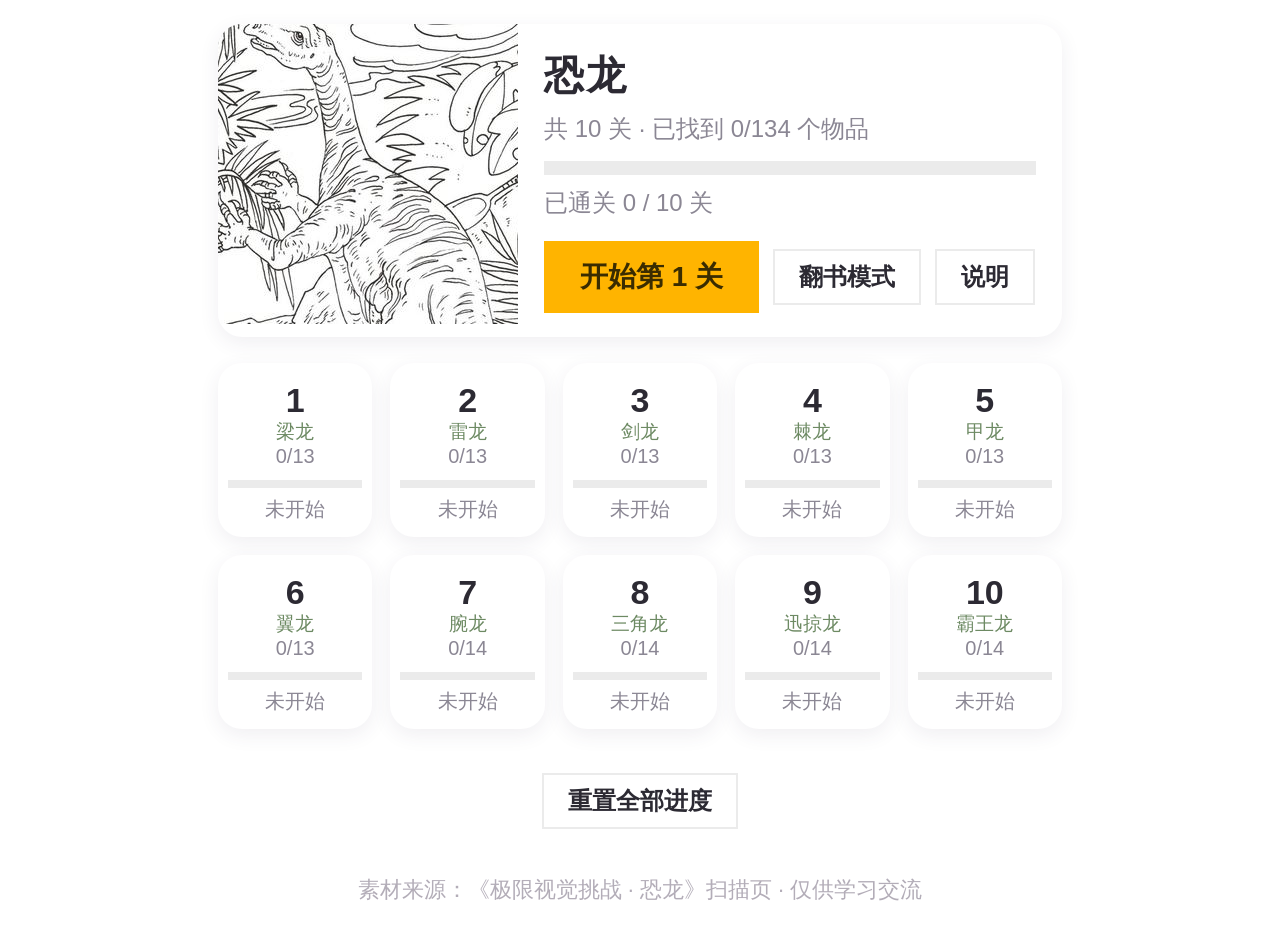
<file: index.html>
<!DOCTYPE html>
<html lang="zh-CN">
<head>
<meta charset="utf-8">
<meta name="viewport" content="width=device-width, initial-scale=1, viewport-fit=cover">
<title>恐龙 · 找物挑战</title>
<link rel="stylesheet" href="css/app.css?v=20261014">
<script>
document.documentElement.style.setProperty('--rpx', Math.min(1, Math.min(window.innerWidth, 900) / 750) + 'px');
</script>
</head>
<body>
<div class="app">
  <div class="wrap">

    <div class="hero card">
      <img class="hero-cover" id="cover" alt="封面" draggable="false">
      <div class="hero-body">
        <div class="hero-name" id="bookName">恐龙</div>
        <div class="hero-sub" id="heroSub"></div>
        <div class="progress-track"><div class="progress-fill" id="progressFill" style="width:0%"></div></div>
        <div class="hero-meta" id="heroMeta"></div>
        <div class="hero-btns">
          <button class="btn" id="btnContinue">开始第 1 关</button>
          <button class="btn ghost small" id="btnBook">翻书模式</button>
          <button class="btn ghost small" id="btnAbout">说明</button>
        </div>
      </div>
    </div>

    <div class="hint" id="hint" hidden></div>

    <div class="grid" id="grid"></div>

    <div class="foot">
      <button class="btn ghost small" id="btnReset">重置全部进度</button>
    </div>

    <div class="copy">素材来源：《极限视觉挑战 · 恐龙》扫描页 · 仅供学习交流</div>
  </div>
</div>

<script src="js/util.js?v=20260925"></script>
<script src="js/store.js?v=20261014"></script>
<!-- 关卡数据按分钟时间戳加载：手工修正了某个物品的位置之后立刻生效，不会被浏览器缓存卡住 -->
<script>document.write('<script src="js/data.js?t=' + Math.floor(Date.now() / 60000) + '"><\/script>')</script>
<script src="js/index.js?v=20261014"></script>
</body>
</html>
</file>
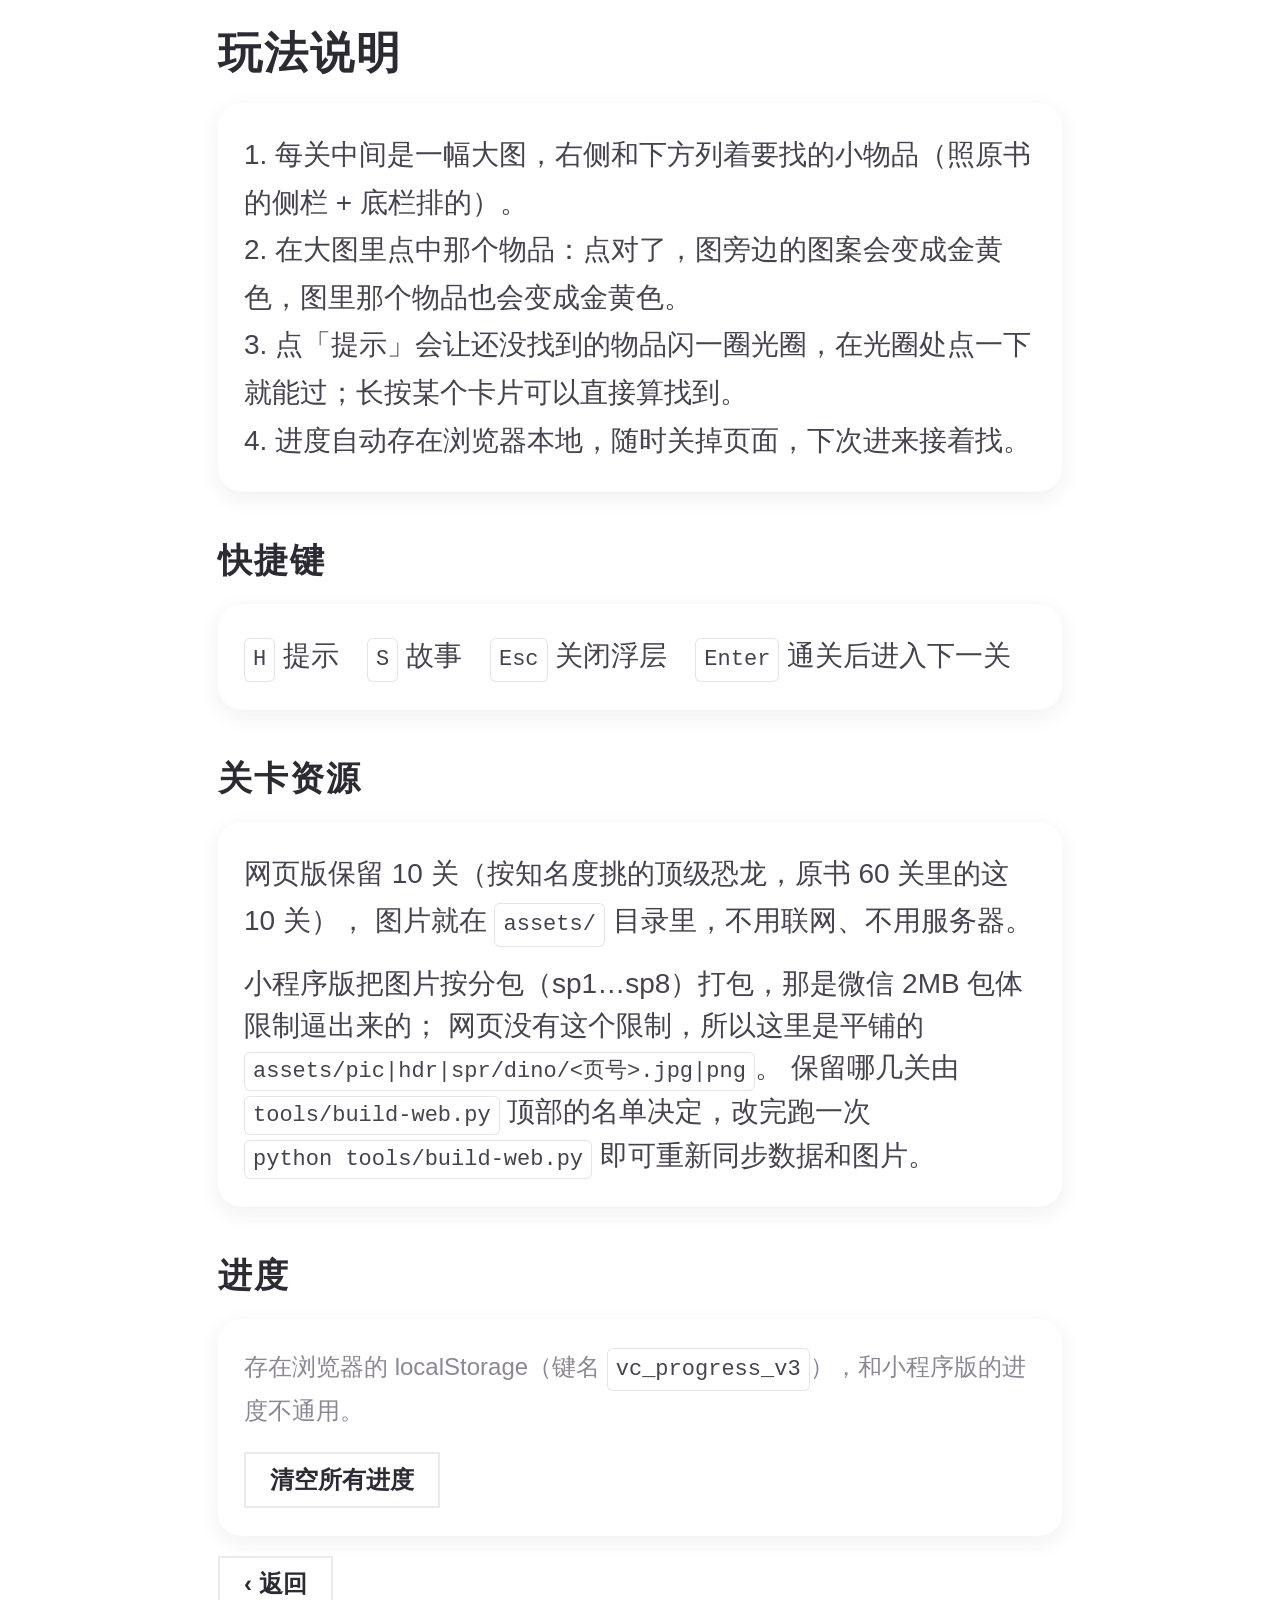
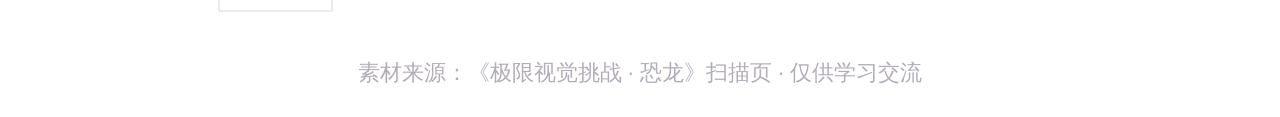
<file: about.html>
<!DOCTYPE html>
<html lang="zh-CN">
<head>
<meta charset="utf-8">
<meta name="viewport" content="width=device-width, initial-scale=1, viewport-fit=cover">
<title>玩法说明 · 恐龙找物</title>
<link rel="stylesheet" href="css/app.css?v=20261014">
<script>
document.documentElement.style.setProperty('--rpx', Math.min(1, Math.min(window.innerWidth, 900) / 750) + 'px');
</script>
</head>
<body>
<div class="app">
  <div class="wrap">

    <div class="title-lg">玩法说明</div>
    <div class="card box">
      <div class="li">1. 每关中间是一幅大图，右侧和下方列着要找的小物品（照原书的侧栏 + 底栏排的）。</div>
      <div class="li">2. 在大图里点中那个物品：点对了，图旁边的图案会变成金黄色，图里那个物品也会变成金黄色。</div>
      <div class="li">3. 点「提示」会让还没找到的物品闪一圈光圈，在光圈处点一下就能过；长按某个卡片可以直接算找到。</div>
      <div class="li">4. 进度自动存在浏览器本地，随时关掉页面，下次进来接着找。</div>
    </div>

    <div class="title-lg mt">快捷键</div>
    <div class="card box">
      <div class="li"><kbd>H</kbd> 提示　<kbd>S</kbd> 故事　<kbd>Esc</kbd> 关闭浮层　<kbd>Enter</kbd> 通关后进入下一关</div>
    </div>

    <div class="title-lg mt">关卡资源</div>
    <div class="card box">
      <div class="li">网页版保留 <span id="total">10</span> 关（按知名度挑的顶级恐龙，原书 60 关里的这 10 关），
        图片就在 <kbd>assets/</kbd> 目录里，不用联网、不用服务器。</div>
      <div class="li tip">
        小程序版把图片按分包（sp1…sp8）打包，那是微信 2MB 包体限制逼出来的；
        网页没有这个限制，所以这里是平铺的 <kbd>assets/pic|hdr|spr/dino/&lt;页号&gt;.jpg|png</kbd>。
        保留哪几关由 <kbd>tools/build-web.py</kbd> 顶部的名单决定，改完跑一次
        <kbd>python tools/build-web.py</kbd> 即可重新同步数据和图片。
      </div>
    </div>

    <div class="title-lg mt">进度</div>
    <div class="card box">
      <div class="li small">存在浏览器的 localStorage（键名 <kbd>vc_progress_v3</kbd>），和小程序版的进度不通用。</div>
      <div class="row">
        <button class="btn ghost small" id="btnReset">清空所有进度</button>
      </div>
    </div>

    <div class="row">
      <button class="btn ghost small" id="btnBack">‹ 返回</button>
    </div>

    <div class="copy">素材来源：《极限视觉挑战 · 恐龙》扫描页 · 仅供学习交流</div>
  </div>
</div>

<script src="js/util.js?v=20260925"></script>
<script src="js/store.js?v=20261014"></script>
<!-- 关卡数据按分钟时间戳加载：手工修正了某个物品的位置之后立刻生效，不会被浏览器缓存卡住 -->
<script>document.write('<script src="js/data.js?t=' + Math.floor(Date.now() / 60000) + '"><\/script>')</script>
<script src="js/about.js?v=20261014"></script>
</body>
</html>
</file>
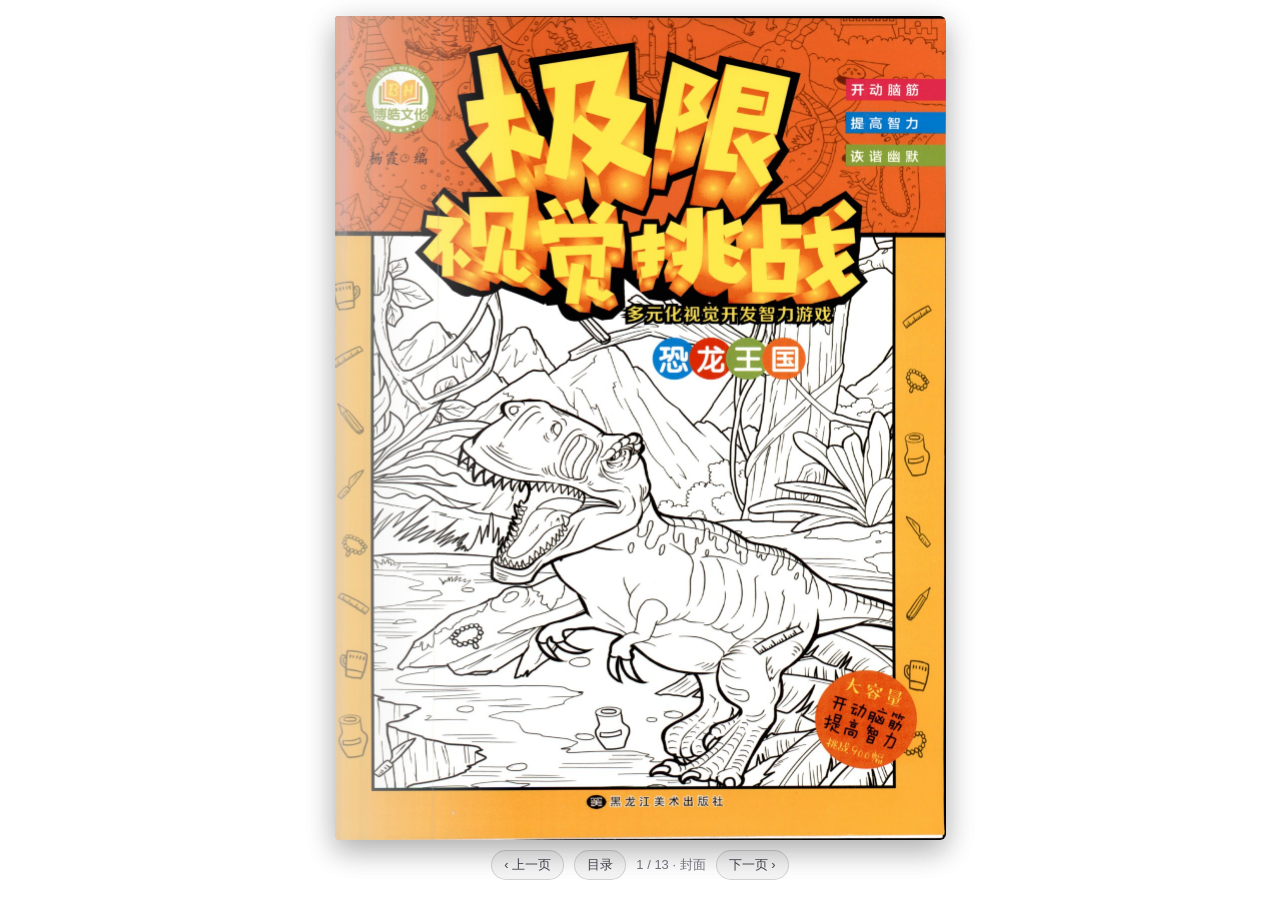
<file: book.html>
<!DOCTYPE html>
<html lang="zh-CN">
<head>
<meta charset="utf-8">
<meta name="viewport" content="width=device-width, initial-scale=1, viewport-fit=cover, user-scalable=no">
<title>恐龙找物 · 翻书版</title>
<link rel="stylesheet" href="css/app.css?v=20261014">
<link rel="stylesheet" href="css/book.css?v=20261014">
</head>
<body class="bookBody">

<div class="bookWrap" id="wrap">
  <div class="stage" id="stage">
    <div class="leaf" id="leafBack"></div>
    <div class="leaf" id="leafFront"></div>
    <div class="castShadow" id="cast"></div>
    <div id="flipLayer"></div>
    <!-- 左右贴边的翻页抓手：压在游戏页上面也能拖，只占十几像素，不挡物品栏 -->
    <div class="edgeGrab left" id="zoneL"></div>
    <div class="edgeGrab right" id="zoneR"></div>
  </div>
  <div class="hud" id="hud">
    <button id="btnPrev">‹ 上一页</button>
    <button id="btnToc">目录</button>
    <span class="pageNo" id="pageNo"></span>
    <button id="btnNext">下一页 ›</button>
  </div>
</div>

<!-- 相邻关的 iframe 先在这儿加载好，翻过去就不用等 -->
<div id="prefetch" style="position:absolute;width:1px;height:1px;overflow:hidden;opacity:0;pointer-events:none"></div>

<script src="js/util.js?v=20260925"></script>
<script src="js/store.js?v=20261014"></script>
<!-- 关卡数据按分钟时间戳加载，改了数据刷新就能看到 -->
<script>document.write('<script src="js/data.js?t=' + Math.floor(Date.now() / 60000) + '"><\/script>')</script>
<script src="js/book.js?v=20261014"></script>
</body>
</html>
</file>
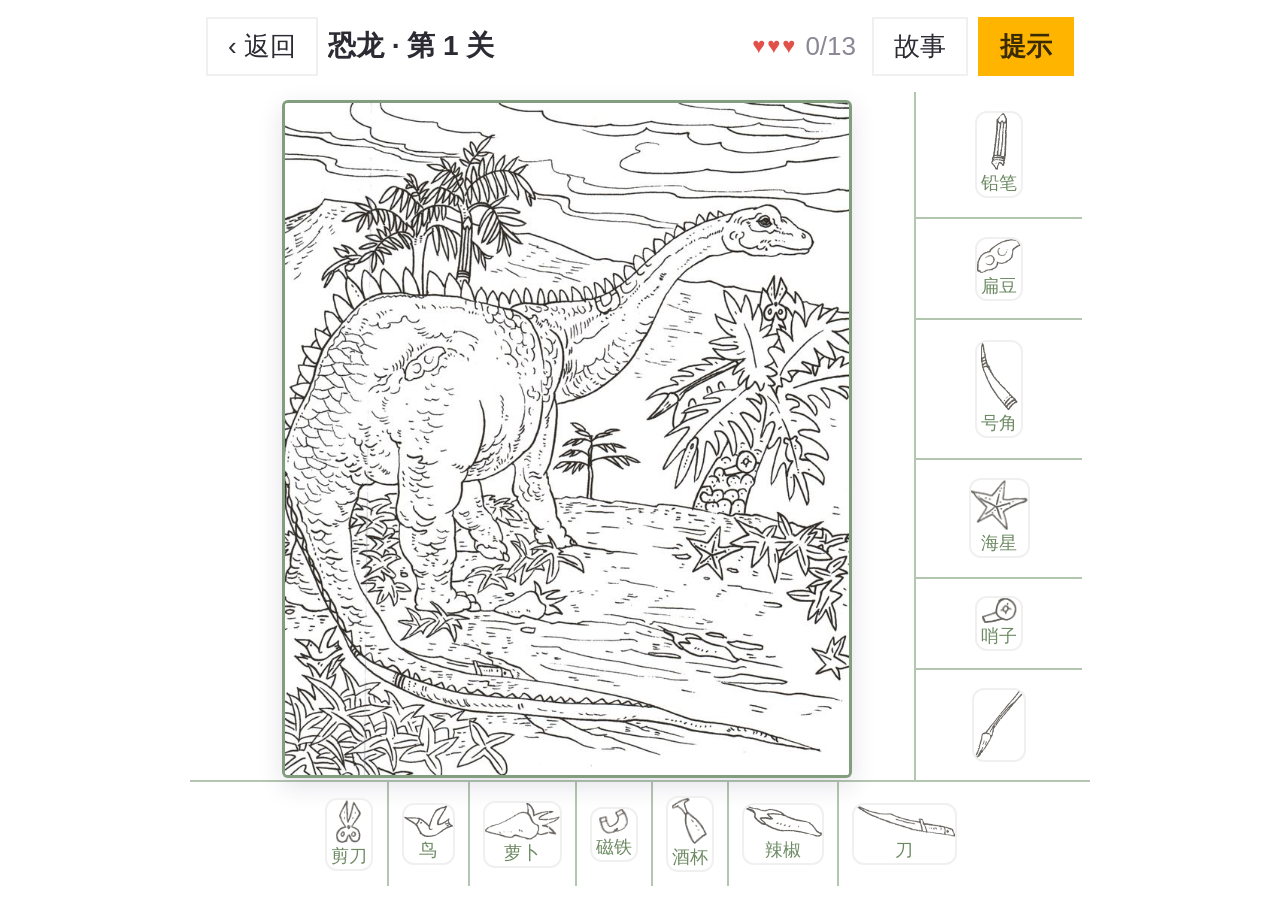
<file: play.html>
<!DOCTYPE html>
<html lang="zh-CN">
<head>
<meta charset="utf-8">
<meta name="viewport" content="width=device-width, initial-scale=1, viewport-fit=cover">
<title>恐龙找物</title>
<link rel="stylesheet" href="css/app.css?v=20261014">
<script>
/* 首帧就把 rpx 定好：窗口宽 ≥900px 时按 1px 算（等于小程序设计稿尺寸），窄屏按比例缩小 */
document.documentElement.style.setProperty('--rpx', Math.min(1, Math.min(window.innerWidth, 900) / 750) + 'px');
</script>
</head>
<body>
<div class="app play" id="app">

  <div class="topbar">
    <div class="tb-btn" id="btnBack">‹ 返回</div>
    <div class="tb-title" id="tbTitle">第 1 关</div>
    <div class="hearts" id="hearts"></div>
    <div class="tb-count" id="tbCount"></div>
    <div class="tb-btn" id="btnStory">故事</div>
    <div class="tb-btn hint-btn" id="btnHint">提示</div>
  </div>

  <div class="state" id="state">正在加载关卡资源…</div>

  <div id="game" hidden>
    <!-- 上半：图画 + 右侧物品栏（对应原书侧栏，格与格之间用线隔开） -->
    <div class="board" id="board">
      <div class="stage" id="stage">
        <div class="picbox" id="picbox">
          <img class="pic" id="picimg" alt="关卡图" draggable="false">
          <!-- 找到的物品：图中这一块变成金黄色 -->
          <div id="hots"></div>
          <!-- 提示光圈 -->
          <div class="pulse" id="pulse" hidden></div>
          <!-- 点错了：闪一下的圈（小程序里是短振动） -->
          <div class="miss" id="miss" hidden></div>
        </div>
      </div>
      <div class="sidebar" id="sidebar"></div>
    </div>

    <!-- 下半：底栏物品（对应原书底栏，横跨整个宽度，格与格之间用线隔开） -->
    <div class="footblock" id="footblock"></div>
  </div>

  <!-- 通关 -->
  <div class="overlay" id="done" hidden>
    <div class="panel card">
      <div class="panel-emoji">🎉</div>
      <div class="panel-title">全部找到啦！</div>
      <div class="panel-sub" id="doneSub"></div>
      <div class="panel-btns">
        <button class="btn ghost small" id="btnReplay">再玩一次</button>
        <button class="btn small" id="btnNext">下一关</button>
        <button class="btn ghost small" id="btnHome">返回列表</button>
      </div>
    </div>
  </div>

  <!-- 游戏失败：心掉光了 -->
  <div class="overlay" id="dead" hidden>
    <div class="panel card">
      <img class="panel-emoji-img" src="assets/ui/fail-cat.jpg" alt="你是个乐乐">
      <div class="panel-title">游戏失败</div>
      <div class="panel-sub" id="deadSub"></div>
      <div class="panel-sub">三颗心都用完了，本关已找到的物品也清空了～再来一次吧</div>
      <div class="panel-btns">
        <button class="btn small" id="btnRetry">再来一次</button>
        <button class="btn ghost small" id="btnLeave">先出去</button>
      </div>
    </div>
  </div>

  <!-- 故事 / 标题 -->
  <div class="overlay story" id="story" hidden>
    <img class="story-img" id="storyImg" alt="故事">
    <div class="story-tip">点击任意位置关闭</div>
  </div>

</div>

<script src="js/util.js?v=20260925"></script>
<script src="js/store.js?v=20261014"></script>
<!-- 关卡数据按分钟时间戳加载：手工修正了某个物品的位置之后立刻生效，不会被浏览器缓存卡住 -->
<script>document.write('<script src="js/data.js?t=' + Math.floor(Date.now() / 60000) + '"><\/script>')</script>
<script src="js/play.js?v=20260928"></script>
</body>
</html>
</file>
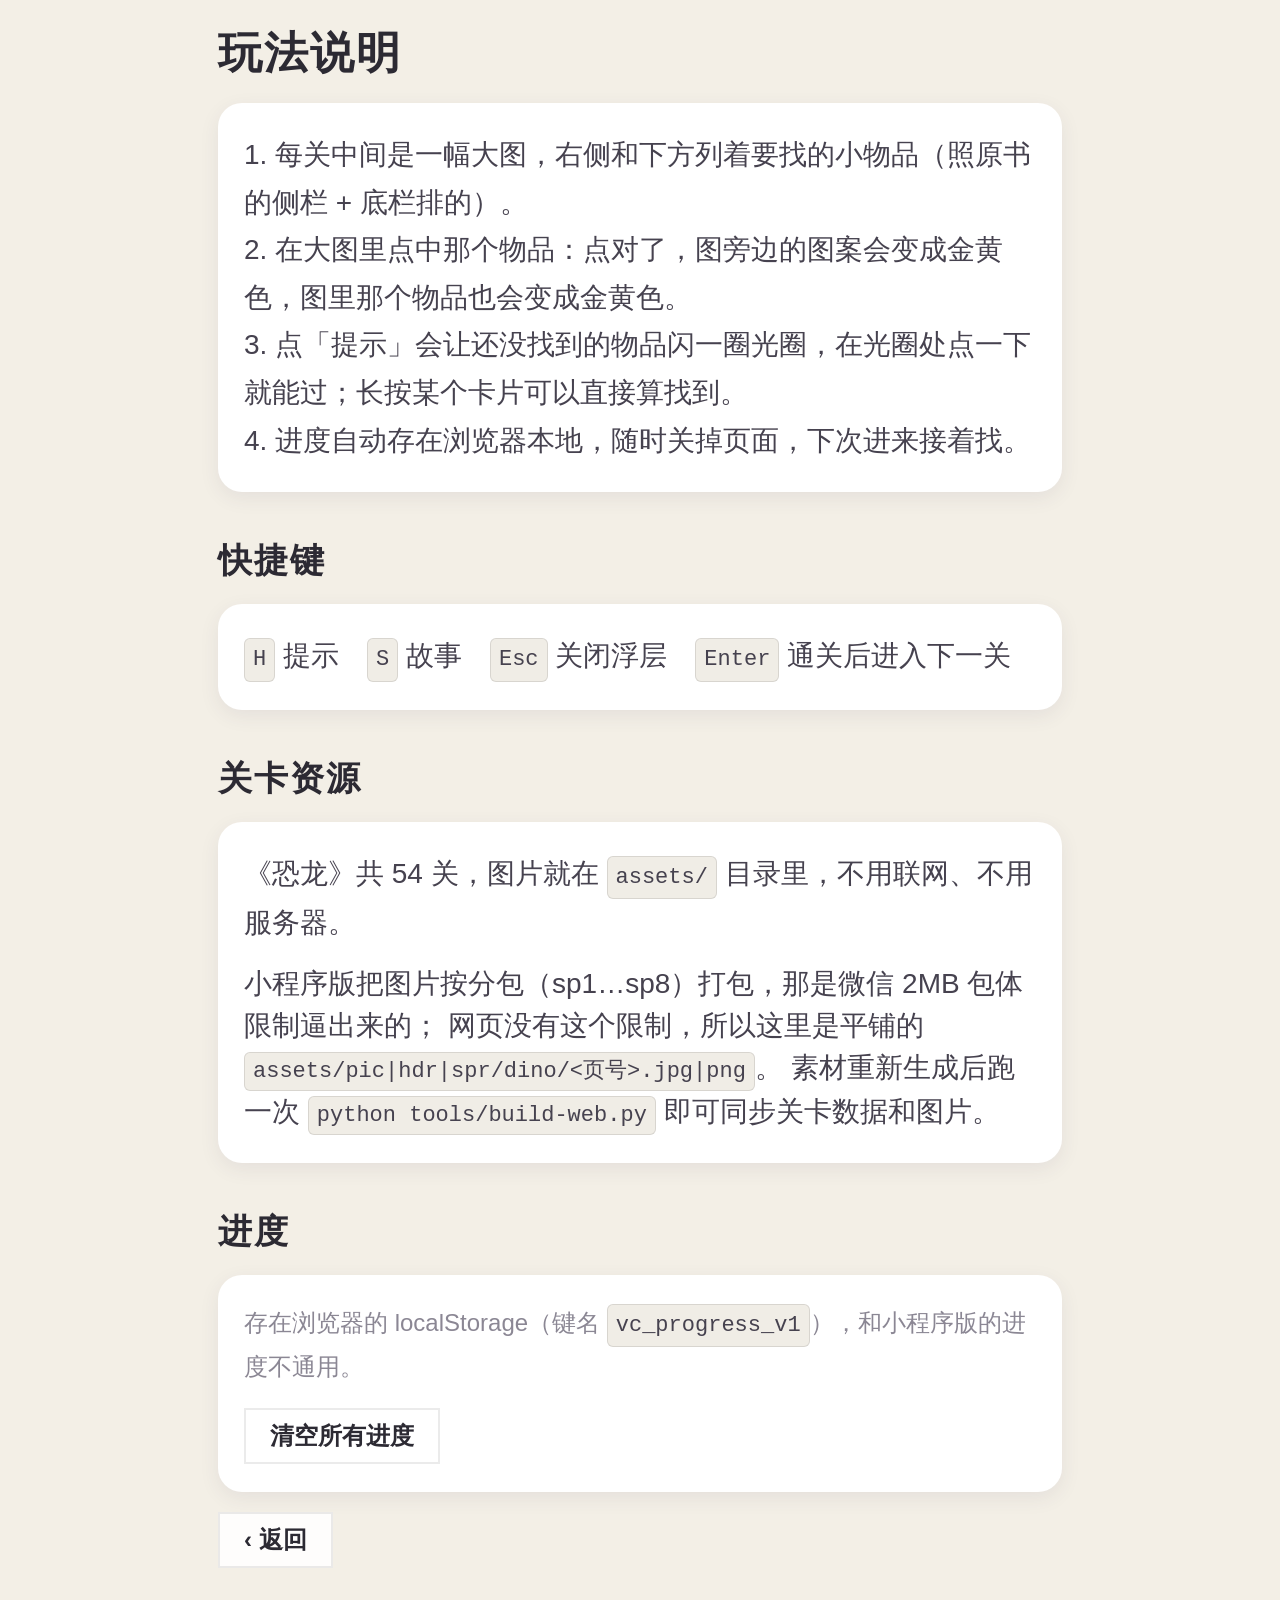
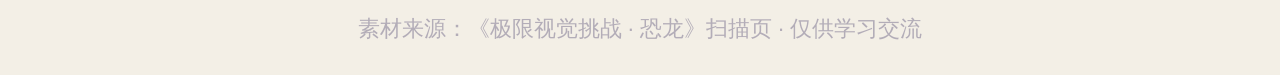
<file: batch1/about.html>
<!DOCTYPE html>
<html lang="zh-CN">
<head>
<meta charset="utf-8">
<meta name="viewport" content="width=device-width, initial-scale=1, viewport-fit=cover">
<title>玩法说明 · 恐龙找物</title>
<link rel="stylesheet" href="css/app.css">
<script>
document.documentElement.style.setProperty('--rpx', Math.min(1, Math.min(window.innerWidth, 900) / 750) + 'px');
</script>
</head>
<body>
<div class="app">
  <div class="wrap">

    <div class="title-lg">玩法说明</div>
    <div class="card box">
      <div class="li">1. 每关中间是一幅大图，右侧和下方列着要找的小物品（照原书的侧栏 + 底栏排的）。</div>
      <div class="li">2. 在大图里点中那个物品：点对了，图旁边的图案会变成金黄色，图里那个物品也会变成金黄色。</div>
      <div class="li">3. 点「提示」会让还没找到的物品闪一圈光圈，在光圈处点一下就能过；长按某个卡片可以直接算找到。</div>
      <div class="li">4. 进度自动存在浏览器本地，随时关掉页面，下次进来接着找。</div>
    </div>

    <div class="title-lg mt">快捷键</div>
    <div class="card box">
      <div class="li"><kbd>H</kbd> 提示　<kbd>S</kbd> 故事　<kbd>Esc</kbd> 关闭浮层　<kbd>Enter</kbd> 通关后进入下一关</div>
    </div>

    <div class="title-lg mt">关卡资源</div>
    <div class="card box">
      <div class="li">《恐龙》共 <span id="total">54</span> 关，图片就在 <kbd>assets/</kbd> 目录里，不用联网、不用服务器。</div>
      <div class="li tip">
        小程序版把图片按分包（sp1…sp8）打包，那是微信 2MB 包体限制逼出来的；
        网页没有这个限制，所以这里是平铺的 <kbd>assets/pic|hdr|spr/dino/&lt;页号&gt;.jpg|png</kbd>。
        素材重新生成后跑一次 <kbd>python tools/build-web.py</kbd> 即可同步关卡数据和图片。
      </div>
    </div>

    <div class="title-lg mt">进度</div>
    <div class="card box">
      <div class="li small">存在浏览器的 localStorage（键名 <kbd>vc_progress_v1</kbd>），和小程序版的进度不通用。</div>
      <div class="row">
        <button class="btn ghost small" id="btnReset">清空所有进度</button>
      </div>
    </div>

    <div class="row">
      <button class="btn ghost small" id="btnBack">‹ 返回</button>
    </div>

    <div class="copy">素材来源：《极限视觉挑战 · 恐龙》扫描页 · 仅供学习交流</div>
  </div>
</div>

<script src="js/util.js"></script>
<script src="js/store.js"></script>
<script src="js/data.js"></script>
<script src="js/about.js"></script>
</body>
</html>
</file>
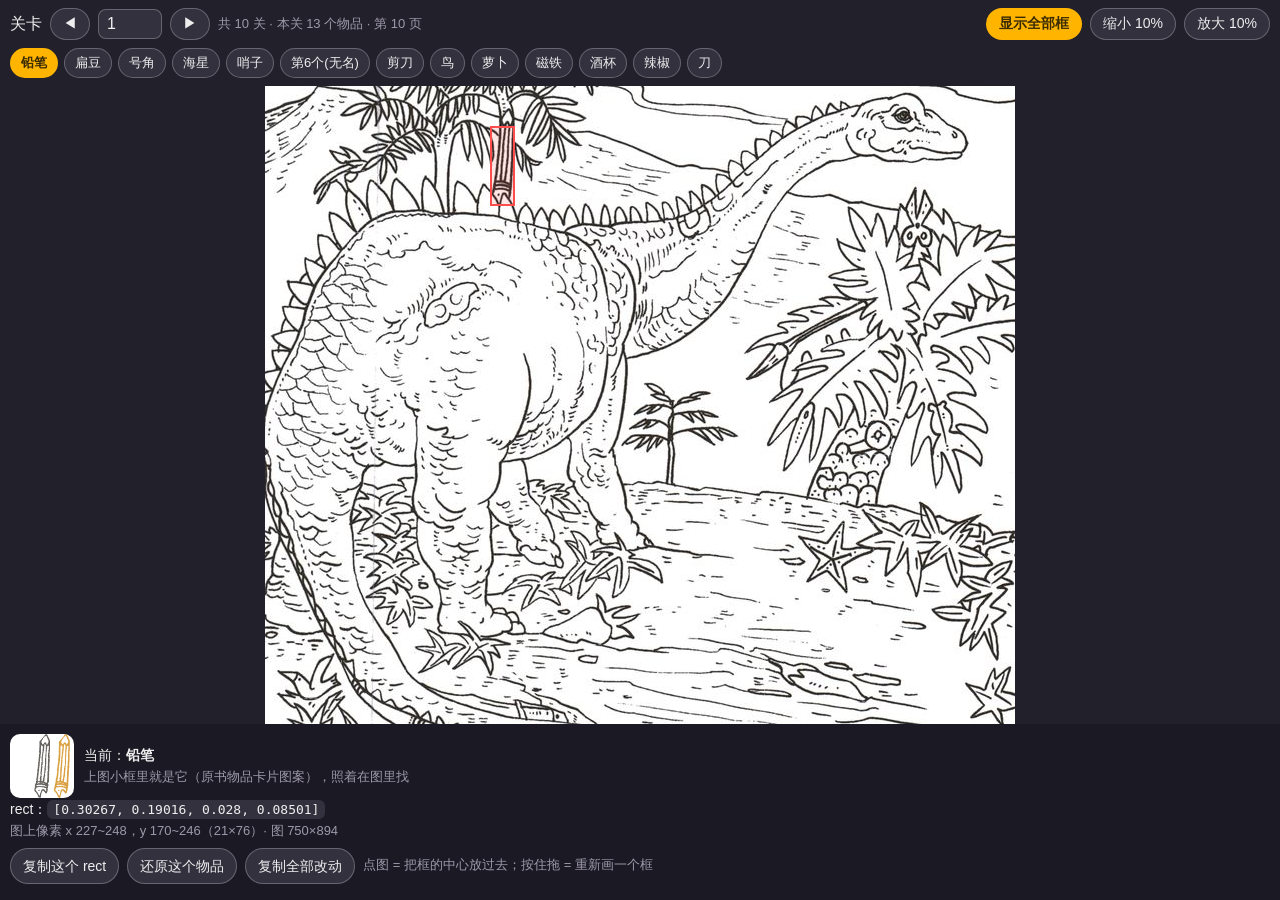
<file: tools/pick.html>
<!DOCTYPE html>
<html lang="zh-CN">
<head>
<meta charset="utf-8">
<meta name="viewport" content="width=device-width, initial-scale=1, viewport-fit=cover, user-scalable=no">
<title>找物坐标拾取 · 恐龙</title>
<style>
  * { box-sizing: border-box; }
  html, body { margin: 0; height: 100%; background: #22202a; color: #eee;
    font-family: -apple-system, "PingFang SC", "Microsoft YaHei", sans-serif; }
  body { display: flex; flex-direction: column; }
  .bar { flex: none; display: flex; align-items: center; gap: 8px; padding: 8px 10px; flex-wrap: wrap; }
  button { font: inherit; font-size: 14px; padding: 6px 12px; border-radius: 999px;
    border: 1px solid rgba(255,255,255,.25); background: #34313f; color: #eee; cursor: pointer; }
  button:active { transform: scale(.97); }
  button.on { background: #ffb400; color: #3a2c00; border-color: transparent; font-weight: 600; }
  input[type=number] { font: inherit; width: 64px; padding: 5px 8px; border-radius: 8px;
    border: 1px solid rgba(255,255,255,.25); background: #34313f; color: #eee; }
  .chips { display: flex; gap: 6px; overflow-x: auto; padding: 0 10px 8px; flex: none; }
  .chips button { white-space: nowrap; font-size: 13px; padding: 5px 10px; }
  #stageWrap { flex: 1; min-height: 0; display: flex; align-items: center; justify-content: center;
    padding: 0 10px; overflow: hidden; }
  #stage { position: relative; touch-action: none; line-height: 0; }
  #stage img { display: block; max-width: 100%; max-height: 100%; }
  .box { position: absolute; pointer-events: none; }
  .box.cur { outline: 2px solid #ff4d4d; background: rgba(255,77,77,.12); }
  .box.oth { outline: 1px dashed rgba(255,255,255,.35); }
  .box.new { outline: 2px solid #3ca0ff; background: rgba(60,160,255,.18); }
  .panel { flex: none; padding: 10px; background: #1b1923; font-size: 14px; line-height: 1.6; }
  code { background: #34313f; padding: 2px 6px; border-radius: 6px; font-size: 13px; word-break: break-all; }
  .muted { color: #9d99ab; font-size: 13px; }
  .log { max-height: 88px; overflow: auto; margin-top: 6px; }
</style>
</head>
<body>

<div class="bar">
  <span>关卡</span>
  <button id="prev">◀</button>
  <input type="number" id="lv" min="1" value="1">
  <button id="next">▶</button>
  <span class="muted" id="lvinfo"></span>
  <span style="flex:1"></span>
  <button id="showAll" class="on">显示全部框</button>
  <button id="shrink">缩小 10%</button>
  <button id="grow">放大 10%</button>
</div>

<div class="chips" id="chips"></div>

<div id="stageWrap"><div id="stage"><img id="pic" alt=""></div></div>

<div class="panel">
  <div style="display:flex;gap:10px;align-items:center">
    <div id="iconWrap" style="flex:none;width:64px;height:64px;overflow:hidden;position:relative;border-radius:10px;background:#fff">
      <img id="iconImg" alt="" style="position:absolute;left:0;top:0">
    </div>
    <div>
      <div>当前：<b id="curName">—</b></div>
      <div class="muted">上图小框里就是它（原书物品卡片图案），照着在图里找</div>
    </div>
  </div>
  <div>rect：<code id="rectText">—</code></div>
  <div class="muted" id="pxText">—</div>
  <div class="bar" style="padding:6px 0 0">
    <button id="copy">复制这个 rect</button>
    <button id="reset">还原这个物品</button>
    <button id="copyAll">复制全部改动</button>
    <span class="muted">点图 = 把框的中心放过去；按住拖 = 重新画一个框</span>
  </div>
  <div class="log muted" id="log"></div>
</div>

<!-- 关卡数据按分钟时间戳加载，改完某个物品的位置刷新就能看到最新值 -->
<script>document.write('<script src="../js/data.js?t=' + Math.floor(Date.now() / 60000) + '"><\/script>')</script>
<script>
(function () {
  var BOOK = window.VC_BOOK_DATA.dino
  var levels = BOOK.levels
  var S = {
    level: Math.max(1, Number((location.search.match(/level=(\d+)/) || [])[1] || 1)),
    index: 0,          // 选中的物品序号
    rects: {},         // 本次改过的：'lv:index' -> [x,y,w,h]
    showAll: true,
    dragFrom: null
  }
  var el = {}
  ;['prev', 'next', 'lv', 'lvinfo', 'chips', 'stage', 'pic', 'curName', 'rectText', 'pxText',
    'copy', 'reset', 'copyAll', 'log', 'showAll', 'shrink', 'grow', 'iconImg'
  ].forEach(function (id) { el[id] = document.getElementById(id) })

  function lv() { return levels.filter(function (l) { return l.level === S.level })[0] }
  function key(i) { return S.level + ':' + i }

  function curRect(l) { return S.rects[key(S.index)] || l.items[S.index].rect }
  function nameOf(it, i) { return it.name || ('第' + (i + 1) + '个(无名)') }

  function load() {
    var l = lv()
    if (!l) { el.lvinfo.textContent = '没有这一关'; return }
    el.lv.value = l.level
    el.lvinfo.textContent = '共 ' + levels.length + ' 关 · 本关 ' + l.items.length + ' 个物品 · 第 ' + l.page + ' 页'
    el.pic.src = '../assets/pic/dino/' + l.page + '.jpg'
    el.chips.innerHTML = l.items.map(function (it, i) {
      return '<button data-i="' + i + '">' + nameOf(it, i) + '</button>'
    }).join('')
    markChips()
    render()
  }

  function markChips() {
    var l = lv()
    Array.prototype.forEach.call(el.chips.children, function (b) {
      var i = Number(b.getAttribute('data-i'))
      var changed = !!S.rects[key(i)]
      b.className = (i === S.index ? 'on ' : '') + (changed ? 'changed' : '')
      b.textContent = nameOf(l.items[i], i) + (changed ? ' *' : '')
    })
  }

  /** 把归一化 rect 写成图上百分比的框 */
  function drawBoxes() {
    var l = lv()
    var html = ''
    l.items.forEach(function (it, i) {
      var r = (i === S.index) ? curRect(l) : it.rect
      if (!r) return
      if (i === S.index) {
        html += '<div class="box cur" style="left:' + (r[0] * 100) + '%;top:' + (r[1] * 100) +
          '%;width:' + (r[2] * 100) + '%;height:' + (r[3] * 100) + '%"></div>'
      } else if (S.showAll) {
        html += '<div class="box oth" style="left:' + (r[0] * 100) + '%;top:' + (r[1] * 100) +
          '%;width:' + (r[2] * 100) + '%;height:' + (r[3] * 100) + '%"></div>'
      }
    })
    if (S.dragFrom) {
      var r2 = S.dragRect
      html += '<div class="box new" style="left:' + (r2[0] * 100) + '%;top:' + (r2[1] * 100) +
        '%;width:' + (r2[2] * 100) + '%;height:' + (r2[3] * 100) + '%"></div>'
    }
    // 保留 img 节点，只换后面的框
    var img = el.stage.querySelector('img')
    el.stage.innerHTML = ''
    el.stage.appendChild(img)
    el.stage.insertAdjacentHTML('beforeend', html)
  }

  function render() {
    var l = lv()
    if (!l) return
    var it = l.items[S.index]
    var r = curRect(l)
    el.curName.textContent = nameOf(it, S.index)
    // 卡片图案：把精灵图里这个物品的普通图标裁出来放大显示，方便在图里照着找
    var BOX = 64
    var ic = it.icon
    var k = BOX / Math.max(ic[2], ic[3])       // 让这一格的长边正好铺满 64px
    var img = el.iconImg
    img.src = '../assets/spr/dino/' + l.page + '.png'
    img.style.width = (l.spr.w * k) + 'px'     // 整张精灵图缩到 k 倍
    img.style.height = (l.spr.h * k) + 'px'
    img.style.marginLeft = ((BOX - ic[2] * k) / 2 - ic[0] * k) + 'px'   // 居中放这一格
    img.style.marginTop = ((BOX - ic[3] * k) / 2 - ic[1] * k) + 'px'
    el.rectText.textContent = '[' + r.map(function (v) { return Number(v.toFixed(5)) }).join(', ') + ']'
    var W = l.pic.w, H = l.pic.h
    el.pxText.textContent = '图上像素 x ' + Math.round(r[0] * W) + '~' + Math.round((r[0] + r[2]) * W) +
      '，y ' + Math.round(r[1] * H) + '~' + Math.round((r[1] + r[3]) * H) +
      '（' + Math.round(r[2] * W) + '×' + Math.round(r[3] * H) + '）· 图 ' + W + '×' + H
    var keys = Object.keys(S.rects)
    el.log.textContent = keys.length ? ('本次改过 ' + keys.length + ' 个：' + keys.map(function (k) {
      var p = k.split(':')
      return '第' + p[0] + '关 ' + nameOf(levels.filter(function (x) { return x.level === Number(p[0]) })[0].items[Number(p[1])], Number(p[1]))
    }).join('，')) : ''
    markChips()
    drawBoxes()
  }

  /** 把屏幕坐标换算成图内 0~1 坐标 */
  function norm(ev) {
    var b = el.stage.getBoundingClientRect()
    return [(ev.clientX - b.left) / b.width, (ev.clientY - b.top) / b.height]
  }

  function setRect(r) {
    S.rects[key(S.index)] = r.map(function (v) { return Number(v.toFixed(5)) })
    render()
  }

  function onDown(ev) {
    if (!lv()) return
    ev.preventDefault()
    var p = norm(ev)
    if (p[0] < 0 || p[0] > 1 || p[1] < 0 || p[1] > 1) return
    S.dragFrom = p
    S.dragRect = [p[0], p[1], 0.001, 0.001]
    render()
  }

  function onMove(ev) {
    if (!S.dragFrom) return
    ev.preventDefault()
    var p = norm(ev)
    var a = S.dragFrom
    S.dragRect = [Math.min(a[0], p[0]), Math.min(a[1], p[1]), Math.abs(p[0] - a[0]), Math.abs(p[1] - a[1])]
    render()
  }

  function onUp(ev) {
    if (!S.dragFrom) return
    var a = S.dragFrom
    S.dragFrom = null
    var p = norm(ev)
    var moved = Math.abs(p[0] - a[0]) > 0.012 || Math.abs(p[1] - a[1]) > 0.012
    if (moved) {
      // 拖出一个新框（太小的按最小尺寸兜一下）
      setRect([Math.min(a[0], p[0]), Math.min(a[1], p[1]),
        Math.max(0.004, Math.abs(p[0] - a[0])), Math.max(0.004, Math.abs(p[1] - a[1]))])
    } else {
      // 点一下：把现有框的中心挪到点的位置
      var l = lv(), r = curRect(l)
      setRect([p[0] - r[2] / 2, p[1] - r[3] / 2, r[2], r[3]])
    }
  }

  function scaleRect(k) {
    var l = lv(), r = curRect(l)
    var cx = r[0] + r[2] / 2, cy = r[1] + r[3] / 2
    var w = Math.max(0.004, r[2] * k), h = Math.max(0.004, r[3] * k)
    setRect([cx - w / 2, cy - h / 2, w, h])
  }

  function copy(text, tip) {
    var done = function () { el.log.textContent = tip }
    function fallback() {
      var ta = document.createElement('textarea')
      ta.value = text; document.body.appendChild(ta); ta.select()
      try { document.execCommand('copy') } catch (e) {}
      ta.remove()
    }
    // 写剪贴板可能被浏览器拒绝（不是用户手势 / 权限策略），那时退回 select+execCommand，
    // 别只是把"已复制"写进日志却什么都没复制
    if (navigator.clipboard && navigator.clipboard.writeText) {
      navigator.clipboard.writeText(text).then(done, function () { fallback(); done() })
    } else {
      fallback(); done()
    }
  }

  el.stage.addEventListener('pointerdown', onDown)
  el.stage.addEventListener('pointermove', onMove)
  el.stage.addEventListener('pointerup', onUp)
  el.stage.addEventListener('pointercancel', function () { S.dragFrom = null; render() })
  el.chips.addEventListener('click', function (e) {
    var b = e.target.closest('button')
    if (!b) return
    S.index = Number(b.getAttribute('data-i'))
    S.dragFrom = null
    render()
  })
  el.prev.addEventListener('click', function () { S.level = Math.max(1, S.level - 1); S.index = 0; load() })
  el.next.addEventListener('click', function () { S.level = Math.min(levels.length, S.level + 1); S.index = 0; load() })
  el.lv.addEventListener('change', function () { S.level = Math.max(1, Math.min(levels.length, Number(el.lv.value) || 1)); S.index = 0; load() })
  el.showAll.addEventListener('click', function () { S.showAll = !S.showAll; el.showAll.className = S.showAll ? 'on' : ''; render() })
  el.shrink.addEventListener('click', function () { scaleRect(0.9) })
  el.grow.addEventListener('click', function () { scaleRect(1.1) })
  el.reset.addEventListener('click', function () { delete S.rects[key(S.index)]; render() })
  el.copy.addEventListener('click', function () {
    var l = lv()
    // 带上页号和物品序号：同一关里有重名/没名字的物品，只写名字定位不到唯一一个
    var text = '第' + S.level + '关 第' + l.page + '页 #' + (S.index + 1) + ' ' +
      nameOf(l.items[S.index], S.index) + ' rect=' + el.rectText.textContent
    copy(text, '已复制（关卡、页号、物品序号都带上了），发给我就行')
  })
  el.copyAll.addEventListener('click', function () {
    var lines = ['恐龙 找物坐标修正：']
    Object.keys(S.rects).forEach(function (k) {
      var p = k.split(':'), L = Number(p[0]), i = Number(p[1])
      var l = levels.filter(function (x) { return x.level === L })[0]
      lines.push('第' + L + '关 第' + l.page + '页 #' + (i + 1) + ' ' +
        nameOf(l.items[i], i) + ' rect=[' + S.rects[k].join(', ') + ']')
    })
    copy(lines.join('\n'), '已复制 ' + (lines.length - 1) + ' 条改动，发给我就行')
  })

  load()
})()
</script>
</body>
</html>
</file>
<file: css/app.css>
/* 网页版样式：由小程序版 app.wxss / index.wxss / play.wxss / about.wxss 转译而来。
   小程序里的 rpx（屏幕宽度 1/750）在网页上等价于 calc(N * var(--rpx))，
   --rpx 由 js/util.js 按窗口宽度算好后写在 :root 上
   （窗口宽 ≥750px 时取 1px，也就是回到小程序的"设计稿尺寸"）。 */

:root {
  --rpx: 1px;
  /* 背景统一纯白（原来是原书纸色的米色 #f3efe6） */
  --bg: #ffffff;
  --card: #ffffff;
  --ink: #2c2a33;
  --muted: #8b8794;
  --accent: #ffb400;
  --accent-deep: #e08e00;
  --found: #ffc93c;
  /* 分隔线配色：原书是米色纸 + 绿框绿线，这里取协调的绿 */
  --rule: rgba(104, 141, 99, 0.5);
  --frame: rgba(88, 126, 84, 0.75);
  --pane: 900px;   /* 桌面上的最大内容宽度，避免宽屏把画面拉得太散 */
}

* { box-sizing: border-box; }

/* .state / #game 这些元素自己带了 display 值，会盖掉 hidden 属性默认的 display:none，
   结果就是"隐藏"了还占着位置（整页因此被顶高、底栏被截）。这里统一定死。 */
[hidden] { display: none !important; }

html, body {
  margin: 0;
  padding: 0;
}

body {
  background: var(--bg);
  color: var(--ink);
  font-family: -apple-system, BlinkMacSystemFont, "PingFang SC", "Hiragino Sans GB",
               "Microsoft YaHei", "Noto Sans CJK SC", sans-serif;
  -webkit-font-smoothing: antialiased;
  -webkit-tap-highlight-color: transparent;
}

.app {
  width: 100%;
  max-width: var(--pane);
  margin: 0 auto;
  position: relative;
}

/* 手机浏览器：避开刘海和底部横条 */
.wrap {
  padding: calc(24 * var(--rpx)) calc(28 * var(--rpx)) calc(40 * var(--rpx));
  padding-top: calc(24 * var(--rpx) + env(safe-area-inset-top, 0px));
  padding-bottom: calc(40 * var(--rpx) + env(safe-area-inset-bottom, 0px));
}

.card {
  background: var(--card);
  border-radius: calc(24 * var(--rpx));
  box-shadow: 0 calc(6 * var(--rpx)) calc(20 * var(--rpx)) rgba(60, 45, 90, 0.08);
}

.title-lg {
  font-size: calc(44 * var(--rpx));
  font-weight: 700;
  letter-spacing: calc(2 * var(--rpx));
}

.sub {
  font-size: calc(26 * var(--rpx));
  color: var(--muted);
  margin-top: calc(8 * var(--rpx));
}

.btn {
  display: inline-flex;
  align-items: center;
  justify-content: center;
  background: var(--accent);
  color: #3a2c00;
  font-weight: 600;
  border: none;
  cursor: pointer;
  user-select: none;
  border-radius: 999rpx;
  padding: 0 calc(36 * var(--rpx));
  height: calc(72 * var(--rpx));
  line-height: 1;
  font-size: calc(28 * var(--rpx));
  font-family: inherit;
  transition: transform 0.08s ease, filter 0.15s ease;
}

.btn:hover { filter: brightness(1.06); }
.btn:active { transform: scale(0.97); }

.btn.ghost {
  background: rgba(255, 255, 255, 0.9);
  color: var(--ink);
  border: calc(2 * var(--rpx)) solid rgba(0, 0, 0, 0.08);
}

.btn.small {
  height: calc(56 * var(--rpx));
  padding: 0 calc(24 * var(--rpx));
  font-size: calc(24 * var(--rpx));
}

.btn.danger { background: #fdecea; color: #c0392b; border: calc(2 * var(--rpx)) solid rgba(192, 57, 43, 0.18); }

.progress-track {
  height: calc(14 * var(--rpx));
  border-radius: 999rpx;
  background: rgba(0, 0, 0, 0.08);
  overflow: hidden;
}

.progress-fill {
  height: 100%;
  background: linear-gradient(90deg, #ffd24d, #ff9f1c);
  border-radius: 999rpx;
  transition: width 0.3s ease;
}

.copy {
  margin-top: calc(46 * var(--rpx));
  font-size: calc(22 * var(--rpx));
  color: #b3adb8;
  text-align: center;
}

/* ---------------------------------------------------------------- 首页 */
.hero {
  display: flex;
  overflow: hidden;
  margin-bottom: calc(26 * var(--rpx));
}

.hero-cover {
  width: calc(300 * var(--rpx));
  height: calc(300 * var(--rpx));
  flex: none;
  background: #fff;
  object-fit: cover;
}

.hero-body {
  flex: 1;
  min-width: 0;
  padding: calc(24 * var(--rpx)) calc(26 * var(--rpx));
  display: flex;
  flex-direction: column;
  justify-content: center;
}

.hero-name {
  font-size: calc(40 * var(--rpx));
  font-weight: 700;
  letter-spacing: calc(2 * var(--rpx));
}

.hero-sub {
  font-size: calc(24 * var(--rpx));
  color: var(--muted);
  margin: calc(10 * var(--rpx)) 0 calc(16 * var(--rpx));
}

.hero-meta {
  font-size: calc(24 * var(--rpx));
  color: var(--muted);
  margin-top: calc(12 * var(--rpx));
}

.hero-btns {
  display: flex;
  gap: calc(14 * var(--rpx));
  align-items: center;
  margin-top: calc(22 * var(--rpx));
  flex-wrap: wrap;
}

.hint {
  padding: calc(40 * var(--rpx)) calc(8 * var(--rpx));
  color: var(--muted);
  font-size: calc(27 * var(--rpx));
}

.hint.err { color: #c0392b; }

.grid {
  display: grid;
  grid-template-columns: repeat(4, 1fr);
  gap: calc(18 * var(--rpx));
}

/* 桌面上 4 列会把格子拉得很宽，这里按可用宽度自动多排几列 */
@media (min-width: 640px) {
  .grid { grid-template-columns: repeat(auto-fill, minmax(calc(132 * var(--rpx)), 1fr)); }
}

.lv {
  padding: calc(18 * var(--rpx)) calc(10 * var(--rpx)) calc(14 * var(--rpx));
  text-align: center;
  cursor: pointer;
  transition: transform 0.08s ease, box-shadow 0.15s ease;
}

.lv:hover { transform: translateY(calc(-2 * var(--rpx))); }
.lv:active { transform: scale(0.98); }

.lv.done { background: linear-gradient(160deg, #fff6d8, #ffe9a8); }

/* 通关的格子留金色（那是"已通关"的提示），刚开始的格子也回到纯白，
   靠那圈金色描边表示"有进度" */
.lv.started {
  background: #fff;
  border: calc(2 * var(--rpx)) solid rgba(255, 180, 0, 0.45);
}

.lv-no {
  font-size: calc(34 * var(--rpx));
  font-weight: 700;
}

/* 恐龙名称：原书每页页眉上印的那个名字 */
.lv-name {
  font-size: calc(19 * var(--rpx));
  line-height: 1.15;
  color: #6d8a63;
  margin-top: calc(1 * var(--rpx));
  word-break: break-all;
}

.lv-title {
  font-size: calc(20 * var(--rpx));
  color: var(--muted);
  margin-top: calc(2 * var(--rpx));
}

.lv-bar {
  height: calc(8 * var(--rpx));
  border-radius: 999rpx;
  background: rgba(0, 0, 0, 0.08);
  margin: calc(12 * var(--rpx)) 0 calc(8 * var(--rpx));
  overflow: hidden;
}

.lv-bar-fill {
  height: 100%;
  background: #ffb400;
}

.lv-meta {
  font-size: calc(20 * var(--rpx));
  color: var(--muted);
}

.tag-ok {
  color: #d99a00;
  font-weight: 600;
}

.foot {
  margin-top: calc(44 * var(--rpx));
  display: flex;
  justify-content: center;
}

/* ---------------------------------------------------------------- 游戏页 */
.play {
  height: 100vh;
  height: 100dvh;
  display: flex;
  flex-direction: column;
  overflow: hidden auto;
  background: var(--bg);
}

.topbar {
  height: calc(92 * var(--rpx));
  display: flex;
  align-items: center;
  padding: 0 calc(16 * var(--rpx));
  gap: calc(10 * var(--rpx));
  flex: none;
}

.tb-btn {
  font-size: calc(26 * var(--rpx));
  padding: calc(10 * var(--rpx)) calc(20 * var(--rpx));
  border-radius: 999rpx;
  background: rgba(255, 255, 255, 0.9);
  color: var(--ink);
  border: calc(2 * var(--rpx)) solid rgba(0, 0, 0, 0.06);
  cursor: pointer;
  user-select: none;
  white-space: nowrap;
}

.tb-btn:active { transform: scale(0.97); }

.tb-btn.hint-btn {
  background: var(--accent);
  color: #3a2c00;
  border-color: transparent;
  font-weight: 600;
}

.tb-title {
  flex: 1;
  min-width: 0;
  font-size: calc(28 * var(--rpx));
  font-weight: 700;
  overflow: hidden;
  white-space: nowrap;
  text-overflow: ellipsis;
}

.tb-count {
  font-size: calc(26 * var(--rpx));
  color: var(--muted);
  margin-right: calc(6 * var(--rpx));
  white-space: nowrap;
}

.state {
  flex: 1;
  display: flex;
  align-items: center;
  justify-content: center;
  color: var(--muted);
  font-size: calc(28 * var(--rpx));
  padding: calc(60 * var(--rpx));
  text-align: center;
}

.board {
  flex: none;
  display: flex;
  flex-direction: row;
  align-items: stretch;
  padding: 0 calc(8 * var(--rpx));
}

.stage {
  position: relative;
  flex: 1;
  min-width: 0;
}

.picbox {
  position: absolute;
  /* 边框不改内容盒尺寸：图片正好是 box.width，hot 覆盖块也就正好贴在图上 */
  box-sizing: content-box;
  background: #fff;
  border: calc(3 * var(--rpx)) solid var(--frame);
  border-radius: calc(6 * var(--rpx));
  overflow: hidden;
  box-shadow: 0 calc(8 * var(--rpx)) calc(24 * var(--rpx)) rgba(60, 45, 90, 0.14);
  cursor: crosshair;
  touch-action: manipulation;
}

/* 图片宽高由 js/play.js 按排版结果写成行内样式（和小程序一致） */
.pic { display: block; }

.hot {
  position: absolute;
  overflow: hidden;
  pointer-events: none;
}

.hot img { display: block; }

/* 三颗心：放在顶栏里（不压住要找物的图），点错一次掉一颗 */
.hearts {
  flex: none;
  display: flex;
  gap: calc(2 * var(--rpx));
  font-size: calc(22 * var(--rpx));
  line-height: 1;
  color: #e2504a;
  white-space: nowrap;
  user-select: none;
}

.hearts .heart {
  transition: transform 0.2s ease, opacity 0.2s ease, color 0.2s ease;
}

.hearts .heart.lost {
  color: #cfc7bd;
  transform: scale(0.86);
}

.hearts.hit .heart:not(.lost) {
  animation: heartLost 0.34s ease;
}

@keyframes heartLost {
  0% { transform: scale(1.5); }
  60% { transform: scale(0.9); }
  100% { transform: scale(1); }
}

.pulse {
  position: absolute;
  transform: translate(-50%, -50%);
  border-radius: 999rpx;
  border: calc(6 * var(--rpx)) solid #ffb400;
  box-shadow: 0 0 calc(24 * var(--rpx)) rgba(255, 180, 0, 0.7) inset,
              0 0 calc(20 * var(--rpx)) rgba(255, 180, 0, 0.6);
  animation: pulse 1.3s ease-out infinite;
  pointer-events: none;
}

@keyframes pulse {
  0%   { opacity: 0.95; transform: translate(-50%, -50%) scale(0.72); }
  70%  { opacity: 0.25; transform: translate(-50%, -50%) scale(1.06); }
  100% { opacity: 0;    transform: translate(-50%, -50%) scale(1.12); }
}

/* 点错了：在点的位置闪一个圈。小程序只有短振动，桌面上得看得见 */
.miss {
  position: absolute;
  width: calc(78 * var(--rpx));
  height: calc(78 * var(--rpx));
  margin-left: calc(-39 * var(--rpx));
  margin-top: calc(-39 * var(--rpx));
  border-radius: 50%;
  border: calc(5 * var(--rpx)) solid rgba(206, 74, 74, 0.9);
  box-shadow: 0 0 calc(16 * var(--rpx)) rgba(206, 74, 74, 0.45);
  pointer-events: none;
  animation: miss 0.4s ease-out forwards;
}

@keyframes miss {
  0%   { opacity: 0.95; transform: scale(0.45); }
  100% { opacity: 0;    transform: scale(1.1); }
}

/* 物品栏与主图之间、以及格与格之间的分隔线 */
.sidebar {
  flex: none;
  display: flex;
  flex-direction: column;
  border-left: calc(2 * var(--rpx)) solid var(--rule);
}

.sidecell {
  flex: 1;
  min-height: 0;
  display: flex;
  align-items: center;
  justify-content: center;
  border-bottom: calc(2 * var(--rpx)) solid var(--rule);
}

.sidecell:last-child { border-bottom: none; }

.footblock {
  flex: none;
  display: flex;
  flex-direction: column;
  align-items: stretch;
  padding: 0 calc(8 * var(--rpx));
  border-top: calc(2 * var(--rpx)) solid var(--rule);
}

.footrow {
  flex: none;
  display: flex;
  flex-direction: row;
  align-items: stretch;
  justify-content: center;
  overflow: hidden;
  border-bottom: calc(2 * var(--rpx)) solid var(--rule);
}

.footrow:last-child { border-bottom: none; }

.footcell {
  flex: none;
  display: flex;
  align-items: center;
  justify-content: center;
  border-left: calc(2 * var(--rpx)) solid var(--rule);
}

.footcell:first-child { border-left: none; }

.cell {
  flex: none;
  display: flex;
  flex-direction: column;
  align-items: center;
  justify-content: center;
  border-radius: calc(12 * var(--rpx));
  background: #fff;
  border: calc(2 * var(--rpx)) solid rgba(0, 0, 0, 0.06);
  overflow: hidden;
  position: relative;
  cursor: pointer;
  user-select: none;
}

.cell:active { filter: brightness(0.97); }

/* 物品名称：原书印在每个图标下面的绿色字 */
.cname {
  color: #6d8a63;
  white-space: nowrap;
  text-align: center;
  max-width: 100%;
  overflow: hidden;
}

.cell.found {
  background: linear-gradient(160deg, #fff3c4, #ffe08a);
  border-color: #ffc400;
  box-shadow: 0 0 0 calc(4 * var(--rpx)) rgba(255, 200, 0, 0.28);
}

.crop {
  overflow: hidden;
  position: relative;
}

.crop img { display: block; }

/* ---------------------------------------------------------------- 浮层 */
/* 遮罩也换成白的（原来是半透明黑）：底下压着的东西只是"变淡"，
   面板靠边框 + 影子跟背景分开，不然白底白板会糊在一起 */
.overlay {
  position: fixed;
  inset: 0;
  background: rgba(255, 255, 255, 0.88);
  display: flex;
  align-items: center;
  justify-content: center;
  z-index: 20;
}

.overlay[hidden] { display: none; }

.panel {
  width: calc(560 * var(--rpx));
  max-width: calc(100vw - calc(40 * var(--rpx)));
  padding: calc(40 * var(--rpx)) calc(30 * var(--rpx)) calc(34 * var(--rpx));
  text-align: center;
  border: calc(2 * var(--rpx)) solid rgba(0, 0, 0, 0.08);
  box-shadow: 0 calc(10 * var(--rpx)) calc(30 * var(--rpx)) rgba(0, 0, 0, 0.14);
}

.panel-emoji { font-size: calc(76 * var(--rpx)); }

/* 失败面板顶上那张表情（"你是个乐乐"猫） */
.panel-emoji-img {
  display: block;
  margin: 0 auto;
  width: calc(210 * var(--rpx));
  max-width: 46%;
  border-radius: calc(18 * var(--rpx));
  box-shadow: 0 calc(4 * var(--rpx)) calc(14 * var(--rpx)) rgba(0, 0, 0, 0.12);
}
.panel-title { font-size: calc(40 * var(--rpx)); font-weight: 700; margin-top: calc(10 * var(--rpx)); }
.panel-sub { font-size: calc(26 * var(--rpx)); color: var(--muted); margin-top: calc(8 * var(--rpx)); }

.panel-btns {
  display: flex;
  gap: calc(14 * var(--rpx));
  justify-content: center;
  margin-top: calc(32 * var(--rpx));
  flex-wrap: wrap;
}

.overlay.story {
  flex-direction: column;
  background: rgba(255, 255, 255, 0.96);
  padding: calc(40 * var(--rpx)) calc(24 * var(--rpx));
  cursor: zoom-out;
  overflow: hidden auto;
}

.story-img {
  width: 100%;
  max-width: var(--pane);
  border-radius: calc(20 * var(--rpx));
  background: #fff;
  border: calc(2 * var(--rpx)) solid rgba(0, 0, 0, 0.08);
}

.story-tip {
  color: var(--muted);
  font-size: calc(24 * var(--rpx));
  margin-top: calc(20 * var(--rpx));
  opacity: 0.9;
}

/* ---------------------------------------------------------------- 说明页 */
.box {
  margin-top: calc(20 * var(--rpx));
  padding: calc(28 * var(--rpx)) calc(26 * var(--rpx));
}

.li {
  font-size: calc(28 * var(--rpx));
  line-height: 1.7;
  color: #46424f;
}

.li.small { font-size: calc(24 * var(--rpx)); color: var(--muted); }

.li.tip { margin-top: calc(16 * var(--rpx)); line-height: 1.5; }

.mt { margin-top: calc(46 * var(--rpx)); font-size: calc(34 * var(--rpx)); }

.row {
  display: flex;
  gap: calc(16 * var(--rpx));
  margin-top: calc(20 * var(--rpx));
  flex-wrap: wrap;
}

kbd {
  display: inline-block;
  padding: calc(2 * var(--rpx)) calc(8 * var(--rpx));
  border-radius: calc(6 * var(--rpx));
  background: #fff;
  border: calc(1 * var(--rpx)) solid rgba(0, 0, 0, 0.1);
  font-family: ui-monospace, Consolas, monospace;
  font-size: calc(22 * var(--rpx));
  color: #46424f;
}

/* ---------------------------------------------------------------- 提示条 / 确认框 */
.toast {
  position: fixed;
  left: 50%;
  bottom: 12vh;
  transform: translateX(-50%);
  background: #fff;
  color: #46424f;
  border: calc(2 * var(--rpx)) solid rgba(0, 0, 0, 0.1);
  box-shadow: 0 calc(6 * var(--rpx)) calc(20 * var(--rpx)) rgba(0, 0, 0, 0.14);
  font-size: calc(26 * var(--rpx));
  padding: calc(16 * var(--rpx)) calc(28 * var(--rpx));
  border-radius: 999rpx;
  z-index: 60;
  opacity: 0;
  pointer-events: none;
  transition: opacity 0.18s ease;
  max-width: 80vw;
  text-align: center;
}

.toast.show { opacity: 1; }

.dialog {
  position: fixed;
  inset: 0;
  background: rgba(255, 255, 255, 0.88);
  display: flex;
  align-items: center;
  justify-content: center;
  z-index: 50;
}

.dialog[hidden] { display: none; }

.dialog-box {
  width: calc(560 * var(--rpx));
  max-width: calc(100vw - calc(40 * var(--rpx)));
  background: #fff;
  border-radius: calc(24 * var(--rpx));
  border: calc(2 * var(--rpx)) solid rgba(0, 0, 0, 0.08);
  box-shadow: 0 calc(10 * var(--rpx)) calc(30 * var(--rpx)) rgba(0, 0, 0, 0.14);
  padding: calc(34 * var(--rpx)) calc(30 * var(--rpx)) calc(24 * var(--rpx));
  text-align: center;
}

.dialog-title { font-size: calc(32 * var(--rpx)); font-weight: 700; }
.dialog-body { font-size: calc(26 * var(--rpx)); color: #5c5866; margin-top: calc(14 * var(--rpx)); line-height: 1.6; }

.dialog-btns {
  display: flex;
  gap: calc(16 * var(--rpx));
  margin-top: calc(28 * var(--rpx));
}

.dialog-btns .btn { flex: 1; }

.dialog-btns .btn.danger { background: #fff; color: #c0392b; border: calc(2 * var(--rpx)) solid #f0c8c2; }
.dialog-btns .btn.danger:hover { background: #fdecea; }
</file>
<file: css/book.css>
/* 翻书模式：封面 / 目录 / 关卡页 / 封底，纸页卷曲翻页
   页面尺寸按"真实书的比例"（587x791 ≈ 0.742）等比缩放到屏幕里
   背景统一纯白（原来是深色木桌 + 米色纸） */

body.bookBody {
  margin: 0;
  height: 100%;
  background: #fff;
  overflow: hidden;
  font-family: -apple-system, "PingFang SC", "Microsoft YaHei", sans-serif;
  color: #33291f;
  -webkit-tap-highlight-color: transparent;
}

.bookWrap {
  position: fixed;
  inset: 0;
  display: flex;
  flex-direction: column;
  align-items: center;
  justify-content: center;
  padding: 8px 8px 0;
  box-sizing: border-box;
}

/* 书页舞台：透视 + 裁掉翻出去的部分 */
.stage {
  position: relative;
  perspective: 2200px;
  perspective-origin: 50% 50%;
  transform-style: preserve-3d;
  flex: none;
}

.leaf {
  position: absolute;
  left: 0;
  top: 0;
  overflow: hidden;
  background: #fff;
  border-radius: 3px 6px 6px 3px;
  box-shadow: 0 10px 30px rgba(0, 0, 0, .18), inset 0 0 0 1px rgba(0, 0, 0, .07);
  backface-visibility: hidden;
}

/* 纸页纹理 / 靠近书脊的暗影（背景全白之后改成中性的灰，不再带纸色） */
.leaf::after {
  content: '';
  position: absolute;
  inset: 0;
  pointer-events: none;
  background:
    linear-gradient(to right, rgba(0, 0, 0, .05), rgba(0, 0, 0, 0) 14%),
    linear-gradient(to right, rgba(255, 255, 255, .5), rgba(255, 255, 255, 0) 30%);
}

#flipLayer {
  position: absolute;
  left: 0;
  top: 0;
  transform-style: preserve-3d;
  pointer-events: none;
  visibility: hidden;
}

.strip {
  position: absolute;
  top: 0;
  overflow: hidden;
  backface-visibility: hidden;
  transform-origin: 50% 50%;
}

.strip .shade {
  position: absolute;
  inset: 0;
  pointer-events: none;
}

/* 页面内容统一放在 .face 里 */
.face {
  position: absolute;
  left: 0;
  top: 0;
  width: 100%;
  height: 100%;
  background: #fff;
  display: flex;
  flex-direction: column;
  box-sizing: border-box;
  overflow: hidden;
}

/* ---------------------------------------------------------------- 封面 / 封底 */
.face.cover { padding: 0; background: #fff; }
.face.cover img { width: 100%; height: 100%; object-fit: cover; display: block; }

.face.back { align-items: center; justify-content: center; text-align: center; gap: 10px; padding: 24px; }
.face.back .bt { font-size: 22px; font-weight: 700; letter-spacing: 2px; }
.face.back .bs { font-size: 13px; color: #8b7f6c; line-height: 1.8; }

/* ---------------------------------------------------------------- 目录页 */
.face.toc { padding: 14px 12px 10px; }
.tocHead { flex: none; text-align: center; margin-bottom: 8px; }
.tocHead .t1 { font-size: 19px; font-weight: 700; letter-spacing: 3px; }
.tocHead .t2 { font-size: 11px; color: #9c8f79; margin-top: 3px; letter-spacing: 1px; }
.tocCols {
  flex: 1;
  min-height: 0;
  /* 60 关分三列；万一屏特别小，允许在页内滚动，绝不把后面的关卡藏掉 */
  column-count: 3;
  column-gap: 8px;
  overflow-y: auto;
  -webkit-overflow-scrolling: touch;
}
.tocItem {
  display: flex;
  align-items: baseline;
  gap: 3px;
  font-size: 11px;
  line-height: 1.42;
  padding: 1px 2px;
  border-radius: 4px;
  cursor: pointer;
  break-inside: avoid;
}
.tocItem .no { flex: none; width: 17px; text-align: right; color: #a8977c; font-variant-numeric: tabular-nums; }
.tocItem .nm { flex: 1; min-width: 0; overflow: hidden; white-space: nowrap; text-overflow: ellipsis; }
.tocItem .pg { flex: none; font-size: 10px; color: #b3a68f; font-variant-numeric: tabular-nums; }
.tocItem.done .nm { color: #c99a12; font-weight: 700; }
.tocItem.done .pg { color: #c99a12; }
.tocItem.started .nm { color: #7d8a5f; }
.tocItem:hover { background: rgba(0, 0, 0, .05); }
.tocFoot { flex: none; text-align: center; font-size: 10px; color: #b3a68f; padding-top: 6px; }

/* ---------------------------------------------------------------- 关卡页 */
.face.level { padding: 0; }
.lvHead { flex: none; background: #fff; }
.lvHead img { display: block; width: 100%; }
.lvBody { flex: 1; min-height: 0; display: flex; padding: 6px 6px 0; gap: 5px; }
.lvPicWrap { flex: 1; min-width: 0; display: flex; align-items: center; justify-content: center; }
.lvPic {
  border: 2px solid rgba(88, 126, 84, .75);
  border-radius: 3px;
  background: #fff;
  overflow: hidden;
  position: relative;
}
.lvPic img { display: block; width: 100%; height: 100%; }
.lvSide { flex: none; display: flex; flex-direction: column; gap: 3px; }
.lvSide .chip, .lvBar .chip {
  background: #fff;
  border: 1px solid rgba(0, 0, 0, .08);
  border-radius: 4px;
  padding: 2px 3px;
  display: flex;
  flex-direction: column;
  align-items: center;
  gap: 1px;
}
.chip .cico { position: relative; overflow: hidden; }
.chip .cico img { display: block; }
.chip .cname { font-size: 9px; color: #6d8a63; white-space: nowrap; }
.chip.found { background: linear-gradient(160deg, #fff3c4, #ffe08a); border-color: #ffc400; }
.chip.found .cname { color: #b8860b; font-weight: 700; }
.lvBar {
  flex: none;
  display: flex;
  flex-wrap: wrap;
  gap: 3px;
  padding: 5px 6px 6px;
  border-top: 1px solid rgba(104, 141, 99, .45);
  margin: 5px 6px 0;
}
.lvBadge {
  position: absolute;
  left: 6px;
  top: 6px;
  background: rgba(255, 255, 255, .92);
  border-radius: 999px;
  padding: 2px 8px;
  font-size: 11px;
  color: #6b5b3e;
  box-shadow: 0 1px 4px rgba(0, 0, 0, .12);
}
.lvStart {
  position: absolute;
  right: 6px;
  bottom: 6px;
  background: #ffb400;
  color: #3a2c00;
  font-size: 12px;
  font-weight: 700;
  border-radius: 999px;
  padding: 4px 12px;
  box-shadow: 0 2px 8px rgba(0, 0, 0, .2);
}
.face.level.done .lvBadge { background: #ffe9a8; }

/* 翻页时盖在被翻开那页上的阴影 */
.castShadow {
  position: absolute;
  inset: 0;
  pointer-events: none;
  background: linear-gradient(to right, rgba(0, 0, 0, .22), rgba(0, 0, 0, 0) 26%);
  opacity: 0;
}

/* ---------------------------------------------------------------- HUD */
.hud {
  flex: none;
  display: flex;
  align-items: center;
  gap: 10px;
  padding: 10px 6px 12px;
  color: #5c5866;   /* 背景改成白色之后，HUD 也从浅色改成深色 */
  font-size: 13px;
}
.hud button {
  font: inherit;
  font-size: 13px;
  padding: 5px 12px;
  border-radius: 999px;
  border: 1px solid rgba(0, 0, 0, .14);
  background: rgba(0, 0, 0, .04);
  color: #46424f;
  cursor: pointer;
}
.hud button:active { transform: scale(.96); }
.hud .pageNo { font-variant-numeric: tabular-nums; opacity: .85; min-width: 62px; text-align: center; }

/* 左右贴边的翻页抓手（十几像素宽，压在游戏页上也只占一点点边距） */
.edgeGrab {
  position: absolute;
  top: 0;
  bottom: 0;
  width: 18px;
  z-index: 6;
  cursor: pointer;
}
.edgeGrab.left { left: 0; }
.edgeGrab.right { right: 0; }
.edgeGrab::after {
  content: '';
  position: absolute;
  top: 50%;
  transform: translateY(-50%);
  width: 22px;
  height: 36px;
  border-radius: 999px;
  /* 白底上白色抓手看不见了，改成浅灰 */
  background: rgba(0, 0, 0, .14);
  opacity: 0;
  transition: opacity .2s;
}
.edgeGrab.left::after { left: 1px; }
.edgeGrab.right::after { right: 1px; }
.stage:hover .edgeGrab::after { opacity: .55; }

/* 关卡页：把游戏页整页嵌进书页里（所以翻到就能直接玩） */
.pageFrame {
  position: absolute;
  left: 0;
  top: 0;
  width: 100%;
  height: 100%;
  border: 0;
  display: block;
  background: #fff;
}

/* 翻页时那张纸的背面：空白纸 + 页码水印 */
.sheet {
  position: absolute;
  inset: 0;
  background: #fff;
  background-image: linear-gradient(180deg, rgba(255, 255, 255, .9), rgba(255, 255, 255, .9));
  overflow: hidden;
}
.sheetPaper {
  position: absolute;
  inset: 0;
}
.sheetNo {
  position: absolute;
  left: 18px;
  bottom: 14px;
  font-size: 11px;
  color: #b9ac93;
  letter-spacing: 1px;
}
.sheetMark {
  position: absolute;
  right: 18px;
  bottom: 14px;
  font-size: 11px;
  color: #cfc4ae;
  letter-spacing: 3px;
}
.sheetNo {
  position: absolute;
  left: 18px;
  bottom: 14px;
  font-size: 11px;
  color: #b9ac93;
  letter-spacing: 1px;
}
.sheetMark {
  position: absolute;
  right: 18px;
  bottom: 14px;
  font-size: 11px;
  color: #cfc4ae;
  letter-spacing: 3px;
}

/* 竖屏窄屏：HUD 更紧凑 */
@media (max-width: 420px) {
  .tocItem { font-size: 10.5px; }
  .tocItem .pg { font-size: 9.5px; }
  .hud { font-size: 12px; padding: 8px 4px 10px; }
}
</file>
<file: batch1/css/app.css>
/* 网页版样式：由小程序版 app.wxss / index.wxss / play.wxss / about.wxss 转译而来。
   小程序里的 rpx（屏幕宽度 1/750）在网页上等价于 calc(N * var(--rpx))，
   --rpx 由 js/util.js 按窗口宽度算好后写在 :root 上
   （窗口宽 ≥750px 时取 1px，也就是回到小程序的"设计稿尺寸"）。 */

:root {
  --rpx: 1px;
  --bg: #f3efe6;
  --card: #ffffff;
  --ink: #2c2a33;
  --muted: #8b8794;
  --accent: #ffb400;
  --accent-deep: #e08e00;
  --found: #ffc93c;
  /* 分隔线配色：原书是米色纸 + 绿框绿线，这里取协调的绿 */
  --rule: rgba(104, 141, 99, 0.5);
  --frame: rgba(88, 126, 84, 0.75);
  --pane: 900px;   /* 桌面上的最大内容宽度，避免宽屏把画面拉得太散 */
}

* { box-sizing: border-box; }

/* .state / #game 这些元素自己带了 display 值，会盖掉 hidden 属性默认的 display:none，
   结果就是"隐藏"了还占着位置（整页因此被顶高、底栏被截）。这里统一定死。 */
[hidden] { display: none !important; }

html, body {
  margin: 0;
  padding: 0;
}

body {
  background: var(--bg);
  color: var(--ink);
  font-family: -apple-system, BlinkMacSystemFont, "PingFang SC", "Hiragino Sans GB",
               "Microsoft YaHei", "Noto Sans CJK SC", sans-serif;
  -webkit-font-smoothing: antialiased;
  -webkit-tap-highlight-color: transparent;
}

.app {
  width: 100%;
  max-width: var(--pane);
  margin: 0 auto;
  position: relative;
}

/* 手机浏览器：避开刘海和底部横条 */
.wrap {
  padding: calc(24 * var(--rpx)) calc(28 * var(--rpx)) calc(40 * var(--rpx));
  padding-top: calc(24 * var(--rpx) + env(safe-area-inset-top, 0px));
  padding-bottom: calc(40 * var(--rpx) + env(safe-area-inset-bottom, 0px));
}

.card {
  background: var(--card);
  border-radius: calc(24 * var(--rpx));
  box-shadow: 0 calc(6 * var(--rpx)) calc(20 * var(--rpx)) rgba(60, 45, 90, 0.08);
}

.title-lg {
  font-size: calc(44 * var(--rpx));
  font-weight: 700;
  letter-spacing: calc(2 * var(--rpx));
}

.sub {
  font-size: calc(26 * var(--rpx));
  color: var(--muted);
  margin-top: calc(8 * var(--rpx));
}

.btn {
  display: inline-flex;
  align-items: center;
  justify-content: center;
  background: var(--accent);
  color: #3a2c00;
  font-weight: 600;
  border: none;
  cursor: pointer;
  user-select: none;
  border-radius: 999rpx;
  padding: 0 calc(36 * var(--rpx));
  height: calc(72 * var(--rpx));
  line-height: 1;
  font-size: calc(28 * var(--rpx));
  font-family: inherit;
  transition: transform 0.08s ease, filter 0.15s ease;
}

.btn:hover { filter: brightness(1.06); }
.btn:active { transform: scale(0.97); }

.btn.ghost {
  background: rgba(255, 255, 255, 0.9);
  color: var(--ink);
  border: calc(2 * var(--rpx)) solid rgba(0, 0, 0, 0.08);
}

.btn.small {
  height: calc(56 * var(--rpx));
  padding: 0 calc(24 * var(--rpx));
  font-size: calc(24 * var(--rpx));
}

.btn.danger { background: #fdecea; color: #c0392b; border: calc(2 * var(--rpx)) solid rgba(192, 57, 43, 0.18); }

.progress-track {
  height: calc(14 * var(--rpx));
  border-radius: 999rpx;
  background: rgba(0, 0, 0, 0.08);
  overflow: hidden;
}

.progress-fill {
  height: 100%;
  background: linear-gradient(90deg, #ffd24d, #ff9f1c);
  border-radius: 999rpx;
  transition: width 0.3s ease;
}

.copy {
  margin-top: calc(46 * var(--rpx));
  font-size: calc(22 * var(--rpx));
  color: #b3adb8;
  text-align: center;
}

/* ---------------------------------------------------------------- 首页 */
.hero {
  display: flex;
  overflow: hidden;
  margin-bottom: calc(26 * var(--rpx));
}

.hero-cover {
  width: calc(300 * var(--rpx));
  height: calc(300 * var(--rpx));
  flex: none;
  background: #e8e4dc;
  object-fit: cover;
}

.hero-body {
  flex: 1;
  min-width: 0;
  padding: calc(24 * var(--rpx)) calc(26 * var(--rpx));
  display: flex;
  flex-direction: column;
  justify-content: center;
}

.hero-name {
  font-size: calc(40 * var(--rpx));
  font-weight: 700;
  letter-spacing: calc(2 * var(--rpx));
}

.hero-sub {
  font-size: calc(24 * var(--rpx));
  color: var(--muted);
  margin: calc(10 * var(--rpx)) 0 calc(16 * var(--rpx));
}

.hero-meta {
  font-size: calc(24 * var(--rpx));
  color: var(--muted);
  margin-top: calc(12 * var(--rpx));
}

.hero-btns {
  display: flex;
  gap: calc(14 * var(--rpx));
  align-items: center;
  margin-top: calc(22 * var(--rpx));
  flex-wrap: wrap;
}

.hint {
  padding: calc(40 * var(--rpx)) calc(8 * var(--rpx));
  color: var(--muted);
  font-size: calc(27 * var(--rpx));
}

.hint.err { color: #c0392b; }

.grid {
  display: grid;
  grid-template-columns: repeat(4, 1fr);
  gap: calc(18 * var(--rpx));
}

/* 桌面上 4 列会把格子拉得很宽，这里按可用宽度自动多排几列 */
@media (min-width: 640px) {
  .grid { grid-template-columns: repeat(auto-fill, minmax(calc(132 * var(--rpx)), 1fr)); }
}

.lv {
  padding: calc(18 * var(--rpx)) calc(10 * var(--rpx)) calc(14 * var(--rpx));
  text-align: center;
  cursor: pointer;
  transition: transform 0.08s ease, box-shadow 0.15s ease;
}

.lv:hover { transform: translateY(calc(-2 * var(--rpx))); }
.lv:active { transform: scale(0.98); }

.lv.done { background: linear-gradient(160deg, #fff6d8, #ffe9a8); }

.lv.started {
  background: #fffdf5;
  border: calc(2 * var(--rpx)) solid rgba(255, 180, 0, 0.45);
}

.lv-no {
  font-size: calc(34 * var(--rpx));
  font-weight: 700;
}

/* 恐龙名称：原书每页页眉上印的那个名字 */
.lv-name {
  font-size: calc(19 * var(--rpx));
  line-height: 1.15;
  color: #6d8a63;
  margin-top: calc(1 * var(--rpx));
  word-break: break-all;
}

.lv-title {
  font-size: calc(20 * var(--rpx));
  color: var(--muted);
  margin-top: calc(2 * var(--rpx));
}

.lv-bar {
  height: calc(8 * var(--rpx));
  border-radius: 999rpx;
  background: rgba(0, 0, 0, 0.08);
  margin: calc(12 * var(--rpx)) 0 calc(8 * var(--rpx));
  overflow: hidden;
}

.lv-bar-fill {
  height: 100%;
  background: #ffb400;
}

.lv-meta {
  font-size: calc(20 * var(--rpx));
  color: var(--muted);
}

.tag-ok {
  color: #d99a00;
  font-weight: 600;
}

.foot {
  margin-top: calc(44 * var(--rpx));
  display: flex;
  justify-content: center;
}

/* ---------------------------------------------------------------- 游戏页 */
.play {
  height: 100vh;
  height: 100dvh;
  display: flex;
  flex-direction: column;
  overflow: hidden auto;
  background: var(--bg);
}

.topbar {
  height: calc(92 * var(--rpx));
  display: flex;
  align-items: center;
  padding: 0 calc(16 * var(--rpx));
  gap: calc(10 * var(--rpx));
  flex: none;
}

.tb-btn {
  font-size: calc(26 * var(--rpx));
  padding: calc(10 * var(--rpx)) calc(20 * var(--rpx));
  border-radius: 999rpx;
  background: rgba(255, 255, 255, 0.9);
  color: var(--ink);
  border: calc(2 * var(--rpx)) solid rgba(0, 0, 0, 0.06);
  cursor: pointer;
  user-select: none;
  white-space: nowrap;
}

.tb-btn:active { transform: scale(0.97); }

.tb-btn.hint-btn {
  background: var(--accent);
  color: #3a2c00;
  border-color: transparent;
  font-weight: 600;
}

.tb-title {
  flex: 1;
  min-width: 0;
  font-size: calc(28 * var(--rpx));
  font-weight: 700;
  overflow: hidden;
  white-space: nowrap;
  text-overflow: ellipsis;
}

.tb-count {
  font-size: calc(26 * var(--rpx));
  color: var(--muted);
  margin-right: calc(6 * var(--rpx));
  white-space: nowrap;
}

.state {
  flex: 1;
  display: flex;
  align-items: center;
  justify-content: center;
  color: var(--muted);
  font-size: calc(28 * var(--rpx));
  padding: calc(60 * var(--rpx));
  text-align: center;
}

.board {
  flex: none;
  display: flex;
  flex-direction: row;
  align-items: stretch;
  padding: 0 calc(8 * var(--rpx));
}

.stage {
  position: relative;
  flex: 1;
  min-width: 0;
}

.picbox {
  position: absolute;
  /* 边框不改内容盒尺寸：图片正好是 box.width，hot 覆盖块也就正好贴在图上 */
  box-sizing: content-box;
  background: #fff;
  border: calc(3 * var(--rpx)) solid var(--frame);
  border-radius: calc(6 * var(--rpx));
  overflow: hidden;
  box-shadow: 0 calc(8 * var(--rpx)) calc(24 * var(--rpx)) rgba(60, 45, 90, 0.14);
  cursor: crosshair;
  touch-action: manipulation;
}

/* 图片宽高由 js/play.js 按排版结果写成行内样式（和小程序一致） */
.pic { display: block; }

.hot {
  position: absolute;
  overflow: hidden;
  pointer-events: none;
}

.hot img { display: block; }

.pulse {
  position: absolute;
  transform: translate(-50%, -50%);
  border-radius: 999rpx;
  border: calc(6 * var(--rpx)) solid #ffb400;
  box-shadow: 0 0 calc(24 * var(--rpx)) rgba(255, 180, 0, 0.7) inset,
              0 0 calc(20 * var(--rpx)) rgba(255, 180, 0, 0.6);
  animation: pulse 1.3s ease-out infinite;
  pointer-events: none;
}

@keyframes pulse {
  0%   { opacity: 0.95; transform: translate(-50%, -50%) scale(0.72); }
  70%  { opacity: 0.25; transform: translate(-50%, -50%) scale(1.06); }
  100% { opacity: 0;    transform: translate(-50%, -50%) scale(1.12); }
}

/* 点错了：在点的位置闪一个圈。小程序只有短振动，桌面上得看得见 */
.miss {
  position: absolute;
  width: calc(78 * var(--rpx));
  height: calc(78 * var(--rpx));
  margin-left: calc(-39 * var(--rpx));
  margin-top: calc(-39 * var(--rpx));
  border-radius: 50%;
  border: calc(5 * var(--rpx)) solid rgba(206, 74, 74, 0.9);
  box-shadow: 0 0 calc(16 * var(--rpx)) rgba(206, 74, 74, 0.45);
  pointer-events: none;
  animation: miss 0.4s ease-out forwards;
}

@keyframes miss {
  0%   { opacity: 0.95; transform: scale(0.45); }
  100% { opacity: 0;    transform: scale(1.1); }
}

/* 物品栏与主图之间、以及格与格之间的分隔线 */
.sidebar {
  flex: none;
  display: flex;
  flex-direction: column;
  border-left: calc(2 * var(--rpx)) solid var(--rule);
}

.sidecell {
  flex: 1;
  min-height: 0;
  display: flex;
  align-items: center;
  justify-content: center;
  border-bottom: calc(2 * var(--rpx)) solid var(--rule);
}

.sidecell:last-child { border-bottom: none; }

.footblock {
  flex: none;
  display: flex;
  flex-direction: column;
  align-items: stretch;
  padding: 0 calc(8 * var(--rpx));
  border-top: calc(2 * var(--rpx)) solid var(--rule);
}

.footrow {
  flex: none;
  display: flex;
  flex-direction: row;
  align-items: stretch;
  justify-content: center;
  overflow: hidden;
  border-bottom: calc(2 * var(--rpx)) solid var(--rule);
}

.footrow:last-child { border-bottom: none; }

.footcell {
  flex: none;
  display: flex;
  align-items: center;
  justify-content: center;
  border-left: calc(2 * var(--rpx)) solid var(--rule);
}

.footcell:first-child { border-left: none; }

.cell {
  flex: none;
  display: flex;
  flex-direction: column;
  align-items: center;
  justify-content: center;
  border-radius: calc(12 * var(--rpx));
  background: rgba(255, 255, 255, 0.85);
  border: calc(2 * var(--rpx)) solid rgba(0, 0, 0, 0.06);
  overflow: hidden;
  position: relative;
  cursor: pointer;
  user-select: none;
}

.cell:active { filter: brightness(0.97); }

/* 物品名称：原书印在每个图标下面的绿色字 */
.cname {
  color: #6d8a63;
  white-space: nowrap;
  text-align: center;
  max-width: 100%;
  overflow: hidden;
}

.cell.found {
  background: linear-gradient(160deg, #fff3c4, #ffe08a);
  border-color: #ffc400;
  box-shadow: 0 0 0 calc(4 * var(--rpx)) rgba(255, 200, 0, 0.28);
}

.crop {
  overflow: hidden;
  position: relative;
}

.crop img { display: block; }

/* ---------------------------------------------------------------- 浮层 */
.overlay {
  position: fixed;
  inset: 0;
  background: rgba(28, 22, 40, 0.55);
  display: flex;
  align-items: center;
  justify-content: center;
  z-index: 20;
}

.overlay[hidden] { display: none; }

.panel {
  width: calc(560 * var(--rpx));
  max-width: calc(100vw - calc(40 * var(--rpx)));
  padding: calc(40 * var(--rpx)) calc(30 * var(--rpx)) calc(34 * var(--rpx));
  text-align: center;
}

.panel-emoji { font-size: calc(76 * var(--rpx)); }
.panel-title { font-size: calc(40 * var(--rpx)); font-weight: 700; margin-top: calc(10 * var(--rpx)); }
.panel-sub { font-size: calc(26 * var(--rpx)); color: var(--muted); margin-top: calc(8 * var(--rpx)); }

.panel-btns {
  display: flex;
  gap: calc(14 * var(--rpx));
  justify-content: center;
  margin-top: calc(32 * var(--rpx));
  flex-wrap: wrap;
}

.overlay.story {
  flex-direction: column;
  background: rgba(28, 22, 40, 0.82);
  padding: calc(40 * var(--rpx)) calc(24 * var(--rpx));
  cursor: zoom-out;
  overflow: hidden auto;
}

.story-img {
  width: 100%;
  max-width: var(--pane);
  border-radius: calc(20 * var(--rpx));
  background: #fff;
}

.story-tip {
  color: #fff;
  font-size: calc(24 * var(--rpx));
  margin-top: calc(20 * var(--rpx));
  opacity: 0.8;
}

/* ---------------------------------------------------------------- 说明页 */
.box {
  margin-top: calc(20 * var(--rpx));
  padding: calc(28 * var(--rpx)) calc(26 * var(--rpx));
}

.li {
  font-size: calc(28 * var(--rpx));
  line-height: 1.7;
  color: #46424f;
}

.li.small { font-size: calc(24 * var(--rpx)); color: var(--muted); }

.li.tip { margin-top: calc(16 * var(--rpx)); line-height: 1.5; }

.mt { margin-top: calc(46 * var(--rpx)); font-size: calc(34 * var(--rpx)); }

.row {
  display: flex;
  gap: calc(16 * var(--rpx));
  margin-top: calc(20 * var(--rpx));
  flex-wrap: wrap;
}

kbd {
  display: inline-block;
  padding: calc(2 * var(--rpx)) calc(8 * var(--rpx));
  border-radius: calc(6 * var(--rpx));
  background: #f0ede6;
  border: calc(1 * var(--rpx)) solid rgba(0, 0, 0, 0.1);
  font-family: ui-monospace, Consolas, monospace;
  font-size: calc(22 * var(--rpx));
  color: #46424f;
}

/* ---------------------------------------------------------------- 提示条 / 确认框 */
.toast {
  position: fixed;
  left: 50%;
  bottom: 12vh;
  transform: translateX(-50%);
  background: rgba(28, 22, 40, 0.86);
  color: #fff;
  font-size: calc(26 * var(--rpx));
  padding: calc(16 * var(--rpx)) calc(28 * var(--rpx));
  border-radius: 999rpx;
  z-index: 60;
  opacity: 0;
  pointer-events: none;
  transition: opacity 0.18s ease;
  max-width: 80vw;
  text-align: center;
}

.toast.show { opacity: 1; }

.dialog {
  position: fixed;
  inset: 0;
  background: rgba(28, 22, 40, 0.55);
  display: flex;
  align-items: center;
  justify-content: center;
  z-index: 50;
}

.dialog[hidden] { display: none; }

.dialog-box {
  width: calc(560 * var(--rpx));
  max-width: calc(100vw - calc(40 * var(--rpx)));
  background: #fff;
  border-radius: calc(24 * var(--rpx));
  padding: calc(34 * var(--rpx)) calc(30 * var(--rpx)) calc(24 * var(--rpx));
  text-align: center;
}

.dialog-title { font-size: calc(32 * var(--rpx)); font-weight: 700; }
.dialog-body { font-size: calc(26 * var(--rpx)); color: #5c5866; margin-top: calc(14 * var(--rpx)); line-height: 1.6; }

.dialog-btns {
  display: flex;
  gap: calc(16 * var(--rpx));
  margin-top: calc(28 * var(--rpx));
}

.dialog-btns .btn { flex: 1; }

.dialog-btns .btn.danger { background: #fff; color: #c0392b; border: calc(2 * var(--rpx)) solid #f0c8c2; }
.dialog-btns .btn.danger:hover { background: #fdecea; }
</file>
